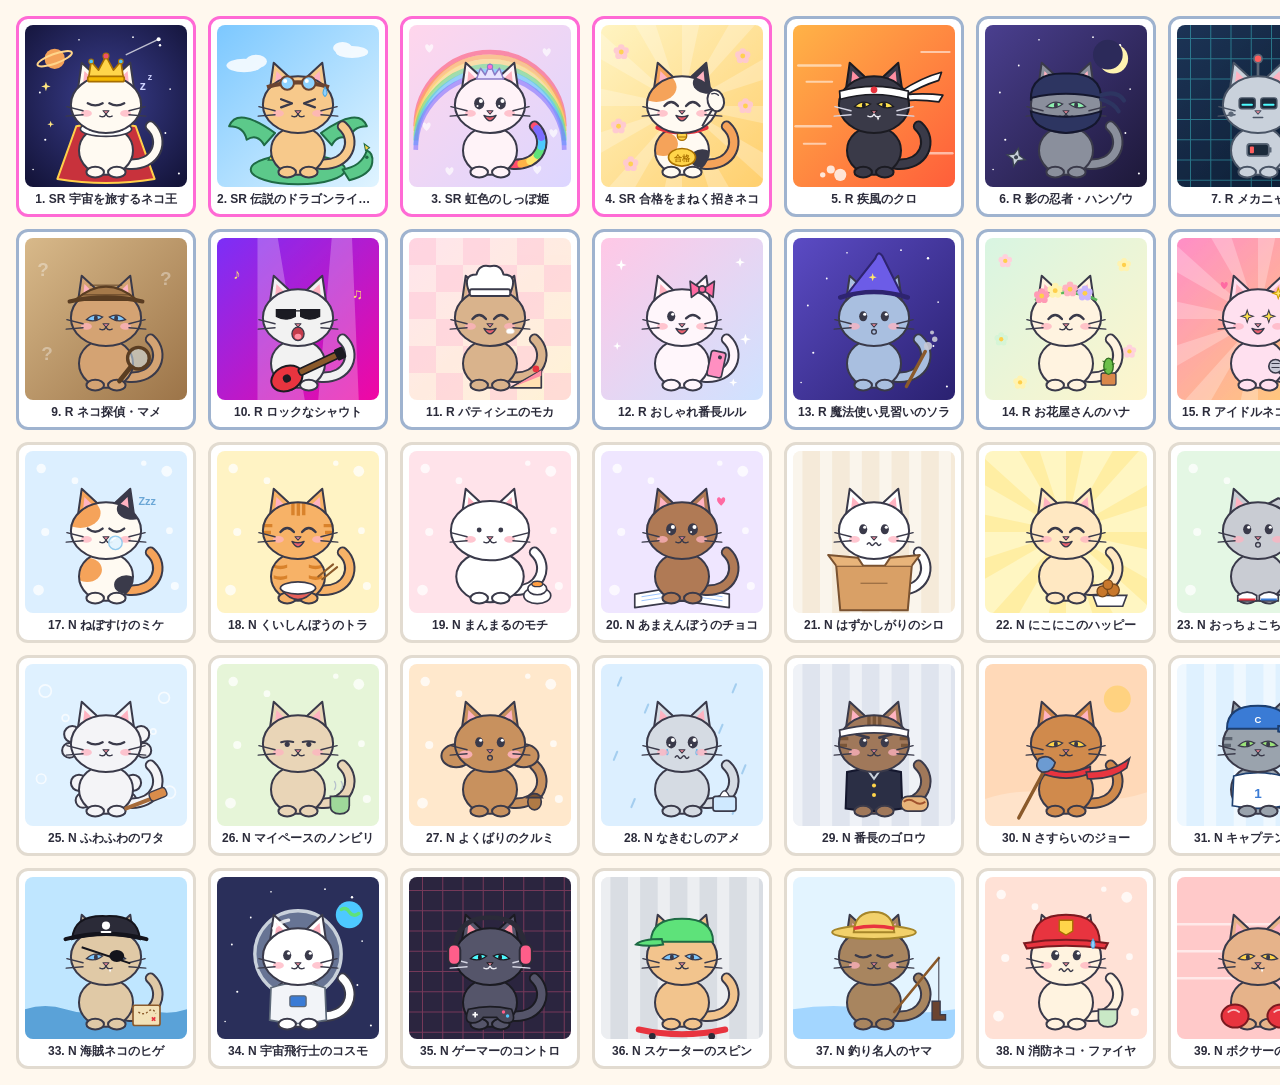
<file: design/all-cats.html>
<!DOCTYPE html>
<html lang="ja">
<head>
<meta charset="UTF-8">
<title>ネコ40匹 一覧</title>
<style>
  body { margin: 0; padding: 16px; background: #fff8ee; font-family: "Noto Sans JP", "Yu Gothic", sans-serif; color: #2b2b3a; }
  .grid { display: grid; grid-template-columns: repeat(8, 180px); gap: 12px; }
  .cell { background: #fff; border-radius: 12px; padding: 6px; border: 3px solid #e2dbd0; }
  .cell.R { border-color: #9fb3cf; }
  .cell.SR { border-color: #ff6ad5; }
  .cell svg { display: block; width: 100%; height: auto; border-radius: 8px; }
  .label { margin: 4px 0 0; font-size: 12px; font-weight: bold; text-align: center; white-space: nowrap; overflow: hidden; text-overflow: ellipsis; }
</style>
</head>
<body>
<div id="grid" class="grid"></div>
<script src="../js/catart.js"></script>
<script src="../js/cats.js"></script>
<script>
  const grid = document.getElementById('grid');
  // ?ids=4,6,27 で一部だけ、?size=300 で大きく表示
  const params = new URLSearchParams(location.search);
  const ids = params.get('ids') ? params.get('ids').split(',').map(Number) : null;
  if (params.get('size')) grid.style.gridTemplateColumns = `repeat(${params.get('cols') || 4}, ${params.get('size')}px)`;
  for (const c of CATS.filter(c => !ids || ids.includes(c.id))) {
    const cell = document.createElement('div');
    cell.className = 'cell ' + c.rarity;
    cell.innerHTML = buildCatSVG(c) + `<p class="label">${c.id}. ${c.rarity} ${c.name}</p>`;
    grid.append(cell);
  }
</script>
</body>
</html>
</file>
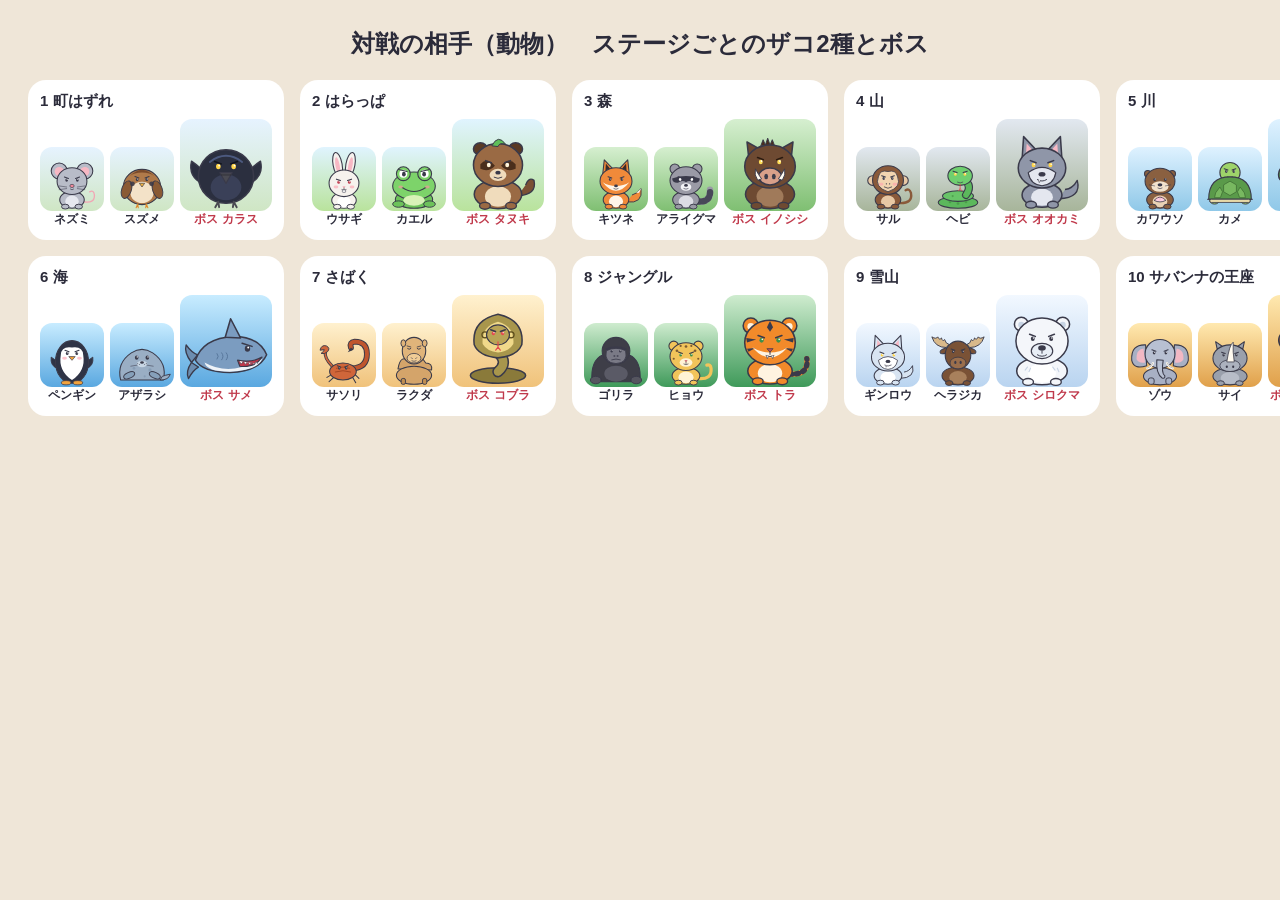
<file: design/animals.html>
<!DOCTYPE html>
<html lang="ja">
<head>
<meta charset="UTF-8">
<meta name="viewport" content="width=device-width, initial-scale=1">
<title>対戦の動物</title>
<link rel="stylesheet" href="../css/style.css">
<style>
  body { padding: 28px; background: #efe6d8; }
  h1 { text-align: center; margin: 0 0 20px; font-size: 24px; }
  .stages { display: grid; grid-template-columns: repeat(5, 1fr); gap: 16px; max-width: 1240px; margin: 0 auto; }
  .stage { background: #fff; border-radius: 18px; padding: 12px; }
  .stage h2 { margin: 0 0 8px; font-size: 15px; }
  .row { display: flex; gap: 6px; align-items: flex-end; justify-content: space-between; }
  .a { text-align: center; font-size: 12px; font-weight: bold; }
  .a .pic { width: 64px; height: 64px; border-radius: 12px; }
  .a.boss .pic { width: 92px; height: 92px; }
  .a.boss span { color: #c0394b; }
  .pic svg { width: 100%; height: 100%; }
</style>
</head>
<body>
<h1>対戦の相手（動物）　ステージごとのザコ2種とボス</h1>
<div id="stages" class="stages"></div>
<script src="../js/animalart.js"></script>
<script>
  const STAGES_PREVIEW = [
    ['1 町はずれ', 'linear-gradient(#e6f3ff,#cfe6c4)', ['mouse', 'ネズミ'], ['sparrow', 'スズメ'], ['crow', 'カラス']],
    ['2 はらっぱ', 'linear-gradient(#e0f4ff,#b9e39c)', ['rabbit', 'ウサギ'], ['frog', 'カエル'], ['tanuki', 'タヌキ']],
    ['3 森', 'linear-gradient(#d6efd0,#7fbf72)', ['fox', 'キツネ'], ['raccoon', 'アライグマ'], ['boar', 'イノシシ']],
    ['4 山', 'linear-gradient(#e2e8f0,#a7b59a)', ['monkey', 'サル'], ['snake', 'ヘビ'], ['wolf', 'オオカミ']],
    ['5 川', 'linear-gradient(#dff2ff,#8fc8e8)', ['otter', 'カワウソ'], ['turtle', 'カメ'], ['crocodile', 'ワニ']],
    ['6 海', 'linear-gradient(#c8ecff,#5aa8e0)', ['penguin', 'ペンギン'], ['seal', 'アザラシ'], ['shark', 'サメ']],
    ['7 さばく', 'linear-gradient(#fff1cf,#f0c27a)', ['scorpion', 'サソリ'], ['camel', 'ラクダ'], ['cobra', 'コブラ']],
    ['8 ジャングル', 'linear-gradient(#cfeccf,#3f9a5a)', ['gorilla', 'ゴリラ'], ['leopard', 'ヒョウ'], ['tiger', 'トラ']],
    ['9 雪山', 'linear-gradient(#f2f8ff,#b9d4f0)', ['snowwolf', 'ギンロウ'], ['moose', 'ヘラジカ'], ['polarbear', 'シロクマ']],
    ['10 サバンナの王座', 'linear-gradient(#ffe9b0,#e0a04a)', ['elephant', 'ゾウ'], ['rhino', 'サイ'], ['lion', 'ライオン王']],
  ];
  document.getElementById('stages').innerHTML = STAGES_PREVIEW.map(([name, bg, a, b, boss]) =>
    `<div class="stage"><h2>${name}</h2><div class="row">`
    + [a, b].map(([k, n]) => `<div class="a"><div class="pic" style="background:${bg}">${buildAnimalSVG(k)}</div><span>${n}</span></div>`).join('')
    + `<div class="a boss"><div class="pic" style="background:${bg}">${buildAnimalSVG(boss[0])}</div><span>ボス ${boss[1]}</span></div>`
    + `</div></div>`).join('');
</script>
</body>
</html>
</file>
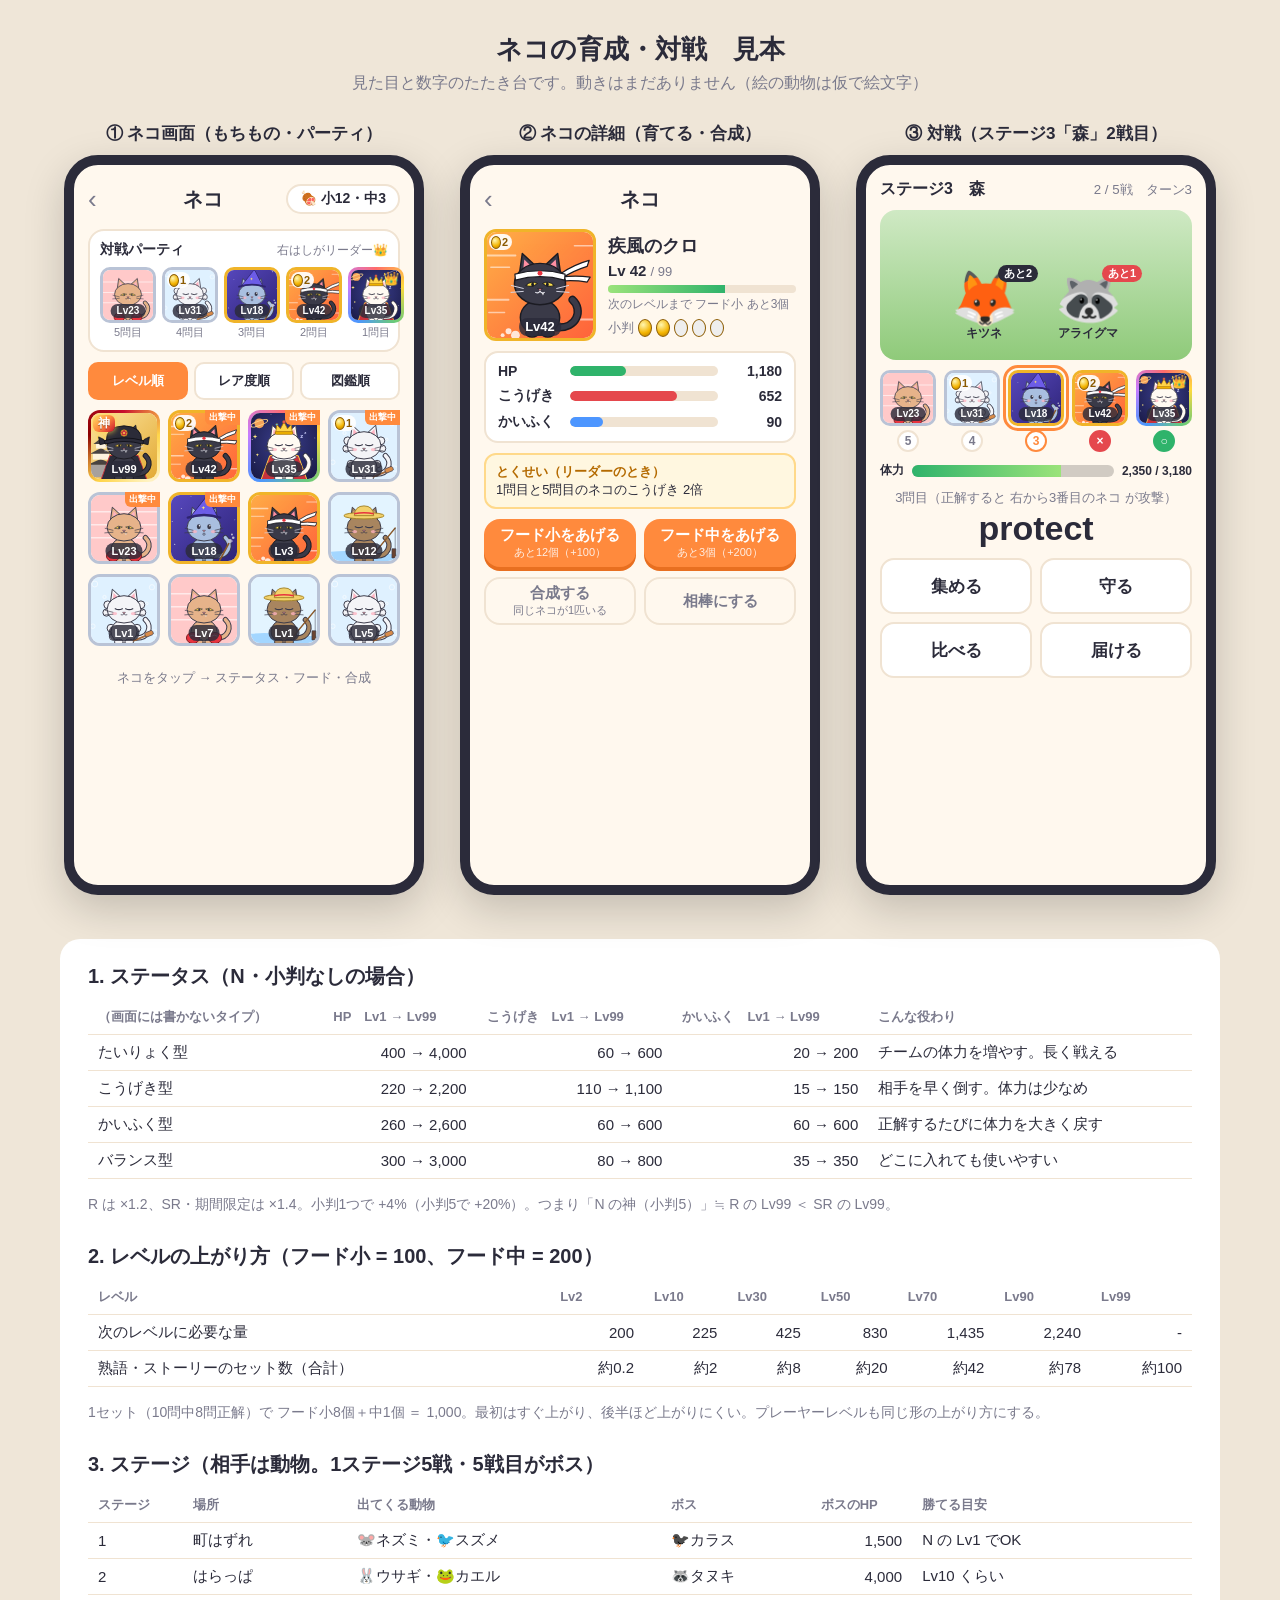
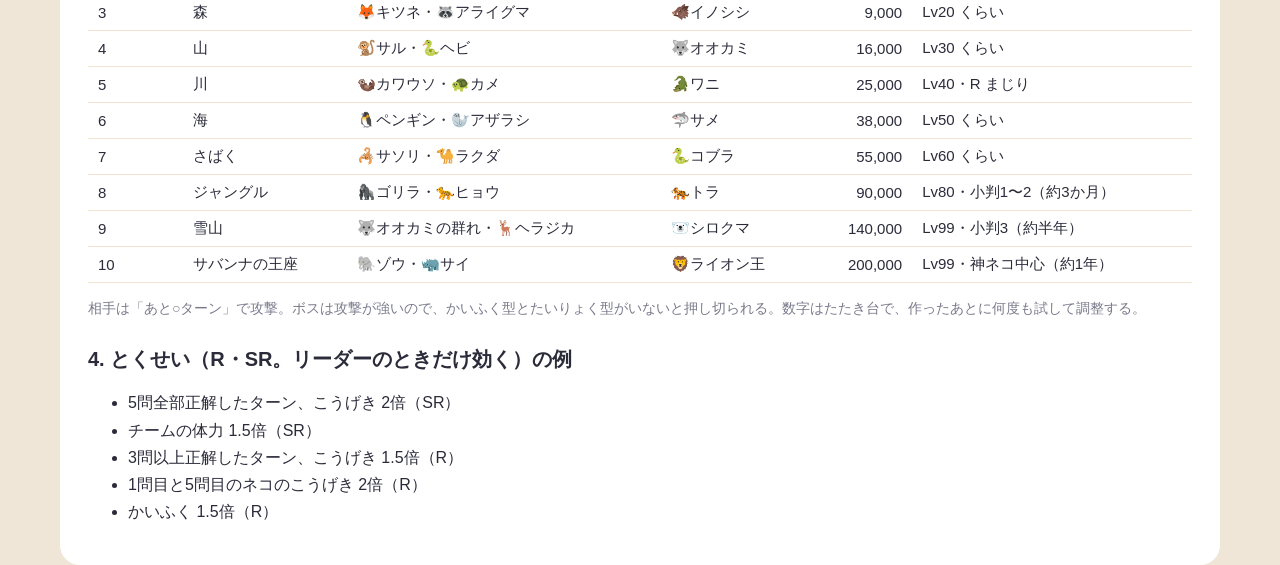
<file: design/battle-mock.html>
<!DOCTYPE html>
<html lang="ja">
<head>
<meta charset="UTF-8">
<meta name="viewport" content="width=device-width, initial-scale=1">
<title>ネコ育成・対戦 見本</title>
<link rel="stylesheet" href="../css/style.css">
<link rel="stylesheet" href="../css/cards.css">
<style>
  body { padding: 32px 24px 60px; background: #efe6d8; }
  h1 { text-align: center; margin: 0 0 6px; font-size: 26px; }
  .lead { text-align: center; color: var(--sub); margin: 0 0 28px; }
  .phones { display: flex; flex-wrap: wrap; gap: 36px; justify-content: center; align-items: flex-start; }
  .phone-wrap { text-align: center; }
  .phone-cap { margin: 0 0 10px; font-weight: bold; font-size: 17px; }
  .phone {
    width: 360px; height: 740px; overflow: hidden; position: relative; text-align: left;
    background: var(--bg); border: 10px solid #2b2b3a; border-radius: 34px; box-shadow: 0 14px 40px rgba(0,0,0,.18);
    padding: 14px 14px 0; display: flex; flex-direction: column; gap: 10px;
  }
  .bar { display: flex; align-items: center; justify-content: space-between; min-height: 40px; }
  .bar h2 { margin: 0; font-size: 20px; }
  .back { font-size: 26px; color: var(--sub); width: 32px; }
  .pill { padding: 4px 12px; border-radius: 99px; background: #fff; border: 2px solid var(--line); font-weight: bold; font-size: 14px; }

  /* ---- ネコのアイコン（正方形） ---- */
  .ic { position: relative; width: 72px; height: 72px; border-radius: 12px; overflow: hidden; border: 3px solid #b9c3d6; background: #fff; flex-shrink: 0; }
  .ic svg { position: absolute; inset: -6px -6px auto; width: calc(100% + 12px); height: calc(100% + 12px); }
  .ic.r { border-color: #f0b429; }
  .ic.sr { border: 3px solid transparent; background: linear-gradient(#fff,#fff) padding-box, conic-gradient(#ff6b6b,#ffd93d,#6bcB77,#4d96ff,#c77dff,#ff6b6b) border-box; }
  .ic.lim { border: 3px solid transparent; background: linear-gradient(#fff,#fff) padding-box, conic-gradient(#c8102e,#ffd54a,#fff3c4,#ffd54a,#8b0000,#c8102e) border-box; }
  .ic .lv { position: absolute; left: 50%; bottom: 2px; transform: translateX(-50%); padding: 0 6px; border-radius: 8px; background: rgba(43,43,58,.82); color: #fff; font-size: 11px; font-weight: bold; line-height: 16px; white-space: nowrap; }
  .ic .kb { position: absolute; left: 2px; top: 2px; display: flex; align-items: center; gap: 1px; padding: 0 4px 0 2px; border-radius: 8px; background: rgba(255,255,255,.92); font-size: 11px; font-weight: bold; line-height: 16px; color: #8a5a00; }
  .ic .kb i { display: inline-block; width: 10px; height: 13px; border-radius: 50%; background: radial-gradient(circle at 35% 30%, #fff6b0, #f4b400 60%, #b07800); border: 1px solid #8a5a00; }
  .ic .kami { position: absolute; left: 2px; top: 2px; padding: 0 5px; border-radius: 6px; background: linear-gradient(135deg,#ffe066,#ff8a3d,#c8102e); color: #fff; font-size: 12px; font-weight: 900; line-height: 17px; text-shadow: 0 1px 0 rgba(0,0,0,.35); box-shadow: 0 0 6px #ffd54a; }
  .ic.small { width: 56px; height: 56px; border-radius: 10px; }
  .ic.small .lv { font-size: 10px; line-height: 14px; }
  .leader-crown { position: absolute; right: 2px; top: 1px; font-size: 13px; }

  /* ---- ネコ一覧 ---- */
  .party { background: #fff; border: 2px solid var(--line); border-radius: 16px; padding: 10px; }
  .party-head { display: flex; justify-content: space-between; font-weight: bold; font-size: 14px; margin-bottom: 8px; }
  .party-head span { color: var(--sub); font-weight: normal; font-size: 12px; }
  .party-row { display: flex; gap: 6px; justify-content: space-between; }
  .party-row .slot { position: relative; }
  .party-num { display: block; text-align: center; font-size: 11px; color: var(--sub); margin-top: 2px; }
  .sorts { display: flex; gap: 6px; }
  .sorts b { flex: 1; text-align: center; padding: 8px 0; border-radius: 10px; background: #fff; border: 2px solid var(--line); font-size: 13px; }
  .sorts b.on { background: var(--primary); border-color: var(--primary); color: #fff; }
  .box { display: grid; grid-template-columns: repeat(4, 72px); gap: 10px 8px; justify-content: space-between; }
  .box .in-party::after { content: '出撃中'; position: absolute; right: 0; top: 0; background: var(--primary); color: #fff; font-size: 9px; padding: 1px 4px; border-bottom-left-radius: 6px; font-weight: bold; }
  .food-line { display: flex; gap: 8px; font-size: 13px; color: var(--sub); justify-content: center; }

  /* ---- 詳細 ---- */
  .detail-art { display: flex; gap: 12px; align-items: center; }
  .detail-art .ic { width: 112px; height: 112px; }
  .detail-art .ic .lv { font-size: 13px; line-height: 18px; }
  .dname { font-size: 18px; font-weight: bold; margin: 0 0 4px; }
  .lvbig { font-size: 15px; font-weight: bold; }
  .xp { height: 8px; border-radius: 6px; background: var(--line); overflow: hidden; margin-top: 6px; }
  .xp div { height: 100%; background: linear-gradient(90deg,#9be37a,#2fb36b); }
  .xp-note { font-size: 12px; color: var(--sub); margin-top: 3px; }
  .stats { background: #fff; border: 2px solid var(--line); border-radius: 14px; padding: 10px 12px; display: flex; flex-direction: column; gap: 8px; }
  .st { display: grid; grid-template-columns: 64px 1fr 56px; align-items: center; gap: 8px; font-size: 14px; font-weight: bold; }
  .st .sb { height: 10px; border-radius: 6px; background: var(--line); overflow: hidden; }
  .st .sb div { height: 100%; border-radius: 6px; }
  .st .v { text-align: right; font-variant-numeric: tabular-nums; }
  .skill { background: #fff7e0; border: 2px solid #ffd98a; border-radius: 12px; padding: 8px 10px; font-size: 13px; }
  .skill b { color: #b46a00; }
  .feed { display: grid; grid-template-columns: 1fr 1fr; gap: 8px; }
  .feed .btn, .row2 .btn { min-height: 48px; font-size: 15px; }
  .feed small { display: block; font-size: 11px; opacity: .85; font-weight: normal; }
  .row2 { display: grid; grid-template-columns: 1fr 1fr; gap: 8px; }
  .kobans { display: flex; gap: 4px; align-items: center; font-size: 13px; color: var(--sub); }
  .kobans i { width: 14px; height: 18px; border-radius: 50%; border: 1px solid #8a5a00; background: #eee; }
  .kobans i.on { background: radial-gradient(circle at 35% 30%, #fff6b0, #f4b400 60%, #b07800); }

  /* ---- 対戦 ---- */
  .bt-top { display: flex; justify-content: space-between; align-items: center; font-weight: bold; }
  .bt-top small { color: var(--sub); font-weight: normal; }
  .arena { position: relative; height: 150px; border-radius: 16px; background: linear-gradient(#cfe9c4, #8fca7a); display: flex; justify-content: center; align-items: flex-end; gap: 14px; padding-bottom: 10px; }
  .foe { text-align: center; width: 90px; }
  .foe .em { font-size: 54px; line-height: 1; }
  .foe .em.big { font-size: 70px; }
  .foe .nm { font-size: 12px; font-weight: bold; }
  .hp { height: 8px; border-radius: 6px; background: rgba(0,0,0,.18); overflow: hidden; }
  .hp div { height: 100%; background: #e5484d; }
  .cd { position: absolute; transform: translate(34px, -6px); background: #2b2b3a; color: #fff; border-radius: 10px; font-size: 11px; padding: 1px 6px; font-weight: bold; }
  .cd.now { background: #e5484d; }
  .team { display: flex; justify-content: space-between; gap: 4px; }
  .team .slot { position: relative; text-align: center; }
  .team .ic.turn { outline: 3px solid var(--primary); outline-offset: 2px; }
  .dot { display: block; margin: 4px auto 0; width: 22px; height: 22px; border-radius: 50%; border: 2px solid var(--line); background: #fff; font-size: 12px; font-weight: bold; line-height: 18px; color: var(--sub); }
  .dot.ok { background: var(--correct); border-color: var(--correct); color: #fff; }
  .dot.ng { background: var(--wrong); border-color: var(--wrong); color: #fff; }
  .dot.now { border-color: var(--primary); color: var(--primary); }
  .team-hp { font-size: 12px; font-weight: bold; display: flex; align-items: center; gap: 8px; }
  .team-hp .hp { flex: 1; height: 12px; }
  .team-hp .hp div { background: linear-gradient(90deg,#2fb36b,#9be37a); }
  .bq { text-align: center; }
  .bq .task { margin: 0; font-size: 13px; color: var(--sub); }
  .bq .w { margin: 2px 0 0; font-size: 34px; font-weight: 800; }
  .ch { display: grid; grid-template-columns: 1fr 1fr; gap: 8px; }
  .ch b { display: flex; align-items: center; justify-content: center; min-height: 56px; border-radius: 14px; background: #fff; border: 2px solid var(--line); font-size: 17px; }

  /* ---- 数字の表 ---- */
  .sheet { max-width: 1160px; margin: 44px auto 0; background: #fff; border-radius: 20px; padding: 24px 28px; }
  .sheet h2 { margin: 26px 0 10px; font-size: 20px; }
  .sheet h2:first-child { margin-top: 0; }
  .sheet table { border-collapse: collapse; width: 100%; font-size: 15px; }
  .sheet th, .sheet td { border-bottom: 1px solid var(--line); padding: 8px 10px; text-align: left; }
  .sheet th { color: var(--sub); font-size: 13px; }
  .sheet td.n { text-align: right; font-variant-numeric: tabular-nums; }
  .sheet p, .sheet li { line-height: 1.7; }
  .note { color: var(--sub); font-size: 14px; }
</style>
</head>
<body>
<h1>ネコの育成・対戦　見本</h1>
<p class="lead">見た目と数字のたたき台です。動きはまだありません（絵の動物は仮で絵文字）</p>

<div class="phones">
  <!-- 1. ネコ一覧 -->
  <div class="phone-wrap">
    <p class="phone-cap">① ネコ画面（もちもの・パーティ）</p>
    <div class="phone">
      <div class="bar"><span class="back">‹</span><h2>ネコ</h2><span class="pill">🍖 小12・中3</span></div>
      <div class="party">
        <div class="party-head">対戦パーティ <span>右はしがリーダー👑</span></div>
        <div class="party-row" id="party"></div>
      </div>
      <div class="sorts"><b class="on">レベル順</b><b>レア度順</b><b>図鑑順</b></div>
      <div class="box" id="box"></div>
      <p class="food-line">ネコをタップ → ステータス・フード・合成</p>
    </div>
  </div>

  <!-- 2. 詳細 -->
  <div class="phone-wrap">
    <p class="phone-cap">② ネコの詳細（育てる・合成）</p>
    <div class="phone">
      <div class="bar"><span class="back">‹</span><h2>ネコ</h2><span style="width:32px"></span></div>
      <div class="detail-art">
        <div id="detail-icon"></div>
        <div style="flex:1">
          <p class="dname">疾風のクロ</p>
          <div class="lvbig">Lv 42 <span style="color:var(--sub);font-weight:normal;font-size:13px">/ 99</span></div>
          <div class="xp"><div style="width:62%"></div></div>
          <div class="xp-note">次のレベルまで フード小 あと3個</div>
          <div class="kobans" style="margin-top:6px">小判 <i class="on"></i><i class="on"></i><i></i><i></i><i></i></div>
        </div>
      </div>
      <div class="stats">
        <div class="st">HP<div class="sb"><div style="width:38%;background:#2fb36b"></div></div><span class="v">1,180</span></div>
        <div class="st">こうげき<div class="sb"><div style="width:72%;background:#e5484d"></div></div><span class="v">652</span></div>
        <div class="st">かいふく<div class="sb"><div style="width:22%;background:#4d96ff"></div></div><span class="v">90</span></div>
      </div>
      <div class="skill"><b>とくせい（リーダーのとき）</b><br>1問目と5問目のネコのこうげき 2倍</div>
      <div class="feed">
        <button class="btn btn-primary">フード小をあげる<small>あと12個（+100）</small></button>
        <button class="btn btn-primary">フード中をあげる<small>あと3個（+200）</small></button>
      </div>
      <div class="row2">
        <button class="btn btn-ghost">合成する<small style="display:block;font-size:11px;font-weight:normal">同じネコが1匹いる</small></button>
        <button class="btn btn-ghost">相棒にする</button>
      </div>
    </div>
  </div>

  <!-- 3. 対戦 -->
  <div class="phone-wrap">
    <p class="phone-cap">③ 対戦（ステージ3「森」2戦目）</p>
    <div class="phone">
      <div class="bt-top"><span>ステージ3　森</span><small>2 / 5戦　ターン3</small></div>
      <div class="arena">
        <div class="foe"><span class="cd">あと2</span><div class="em">🦊</div><div class="nm">キツネ</div><div class="hp"><div style="width:58%"></div></div></div>
        <div class="foe"><span class="cd now">あと1</span><div class="em">🦝</div><div class="nm">アライグマ</div><div class="hp"><div style="width:100%"></div></div></div>
      </div>
      <div class="team" id="team"></div>
      <div class="team-hp">体力<div class="hp"><div style="width:74%"></div></div>2,350 / 3,180</div>
      <div class="bq">
        <p class="task">3問目（正解すると 右から3番目のネコ が攻撃）</p>
        <p class="w">protect</p>
      </div>
      <div class="ch"><b>集める</b><b>守る</b><b>比べる</b><b>届ける</b></div>
    </div>
  </div>
</div>

<div class="sheet">
  <h2>1. ステータス（N・小判なしの場合）</h2>
  <table>
    <tr><th>（画面には書かないタイプ）</th><th>HP　Lv1 → Lv99</th><th>こうげき　Lv1 → Lv99</th><th>かいふく　Lv1 → Lv99</th><th>こんな役わり</th></tr>
    <tr><td>たいりょく型</td><td class="n">400 → 4,000</td><td class="n">60 → 600</td><td class="n">20 → 200</td><td>チームの体力を増やす。長く戦える</td></tr>
    <tr><td>こうげき型</td><td class="n">220 → 2,200</td><td class="n">110 → 1,100</td><td class="n">15 → 150</td><td>相手を早く倒す。体力は少なめ</td></tr>
    <tr><td>かいふく型</td><td class="n">260 → 2,600</td><td class="n">60 → 600</td><td class="n">60 → 600</td><td>正解するたびに体力を大きく戻す</td></tr>
    <tr><td>バランス型</td><td class="n">300 → 3,000</td><td class="n">80 → 800</td><td class="n">35 → 350</td><td>どこに入れても使いやすい</td></tr>
  </table>
  <p class="note">R は ×1.2、SR・期間限定は ×1.4。小判1つで +4%（小判5で +20%）。つまり「N の神（小判5）」≒ R の Lv99 ＜ SR の Lv99。</p>

  <h2>2. レベルの上がり方（フード小 = 100、フード中 = 200）</h2>
  <table>
    <tr><th>レベル</th><th>Lv2</th><th>Lv10</th><th>Lv30</th><th>Lv50</th><th>Lv70</th><th>Lv90</th><th>Lv99</th></tr>
    <tr><td>次のレベルに必要な量</td><td class="n">200</td><td class="n">225</td><td class="n">425</td><td class="n">830</td><td class="n">1,435</td><td class="n">2,240</td><td class="n">-</td></tr>
    <tr><td>熟語・ストーリーのセット数（合計）</td><td class="n">約0.2</td><td class="n">約2</td><td class="n">約8</td><td class="n">約20</td><td class="n">約42</td><td class="n">約78</td><td class="n">約100</td></tr>
  </table>
  <p class="note">1セット（10問中8問正解）で フード小8個＋中1個 ＝ 1,000。最初はすぐ上がり、後半ほど上がりにくい。プレーヤーレベルも同じ形の上がり方にする。</p>

  <h2>3. ステージ（相手は動物。1ステージ5戦・5戦目がボス）</h2>
  <table>
    <tr><th>ステージ</th><th>場所</th><th>出てくる動物</th><th>ボス</th><th>ボスのHP</th><th>勝てる目安</th></tr>
    <tr><td>1</td><td>町はずれ</td><td>🐭ネズミ・🐦スズメ</td><td>🐦‍⬛カラス</td><td class="n">1,500</td><td>N の Lv1 でOK</td></tr>
    <tr><td>2</td><td>はらっぱ</td><td>🐰ウサギ・🐸カエル</td><td>🦝タヌキ</td><td class="n">4,000</td><td>Lv10 くらい</td></tr>
    <tr><td>3</td><td>森</td><td>🦊キツネ・🦝アライグマ</td><td>🐗イノシシ</td><td class="n">9,000</td><td>Lv20 くらい</td></tr>
    <tr><td>4</td><td>山</td><td>🐒サル・🐍ヘビ</td><td>🐺オオカミ</td><td class="n">16,000</td><td>Lv30 くらい</td></tr>
    <tr><td>5</td><td>川</td><td>🦦カワウソ・🐢カメ</td><td>🐊ワニ</td><td class="n">25,000</td><td>Lv40・R まじり</td></tr>
    <tr><td>6</td><td>海</td><td>🐧ペンギン・🦭アザラシ</td><td>🦈サメ</td><td class="n">38,000</td><td>Lv50 くらい</td></tr>
    <tr><td>7</td><td>さばく</td><td>🦂サソリ・🐪ラクダ</td><td>🐍コブラ</td><td class="n">55,000</td><td>Lv60 くらい</td></tr>
    <tr><td>8</td><td>ジャングル</td><td>🦍ゴリラ・🐆ヒョウ</td><td>🐅トラ</td><td class="n">90,000</td><td>Lv80・小判1〜2（約3か月）</td></tr>
    <tr><td>9</td><td>雪山</td><td>🐺オオカミの群れ・🦌ヘラジカ</td><td>🐻‍❄️シロクマ</td><td class="n">140,000</td><td>Lv99・小判3（約半年）</td></tr>
    <tr><td>10</td><td>サバンナの王座</td><td>🐘ゾウ・🦏サイ</td><td>🦁ライオン王</td><td class="n">200,000</td><td>Lv99・神ネコ中心（約1年）</td></tr>
  </table>
  <p class="note">相手は「あと○ターン」で攻撃。ボスは攻撃が強いので、かいふく型とたいりょく型がいないと押し切られる。数字はたたき台で、作ったあとに何度も試して調整する。</p>

  <h2>4. とくせい（R・SR。リーダーのときだけ効く）の例</h2>
  <ul>
    <li>5問全部正解したターン、こうげき 2倍（SR）</li>
    <li>チームの体力 1.5倍（SR）</li>
    <li>3問以上正解したターン、こうげき 1.5倍（R）</li>
    <li>1問目と5問目のネコのこうげき 2倍（R）</li>
    <li>かいふく 1.5倍（R）</li>
  </ul>
</div>

<script src="../js/storage.js"></script>
<script src="../js/catart.js"></script>
<script src="../js/cats.js"></script>
<script src="../js/limited.js"></script>
<script src="../js/gacha.js"></script>
<script>
  const byId = id => allCats().find(c => c.id === id);
  function icon(id, { lv = 1, kb = 0, small = false, crown = false, cls = '' } = {}) {
    const c = byId(id);
    const r = c.limited ? 'lim' : c.rarity.toLowerCase();
    const kami = lv >= 99 && kb >= 5;
    const badge = kami ? '<span class="kami">神</span>' : kb ? `<span class="kb"><i></i>${kb}</span>` : '';
    return `<div class="ic ${r} ${small ? 'small' : ''} ${cls}">${buildCatSVG(c)}${badge}<span class="lv">Lv${lv}</span>${crown ? '<span class="leader-crown">👑</span>' : ''}</div>`;
  }
  // パーティ：左から5・4・3・2・1問目。右はしがリーダー
  const party = [[39, 23, 0], [25, 31, 1], [13, 18, 0], [5, 42, 2], [1, 35, 0]];
  document.getElementById('party').innerHTML = party.map(([id, lv, kb], i) =>
    `<div class="slot">${icon(id, { lv, kb, small: true, crown: i === 4 })}<span class="party-num">${5 - i}問目</span></div>`).join('');
  const box = [[101, 99, 5], [5, 42, 2], [1, 35, 0], [25, 31, 1], [39, 23, 0], [13, 18, 0], [5, 3, 0], [37, 12, 0], [25, 1, 0], [39, 7, 0], [37, 1, 0], [25, 5, 0]];
  const inParty = new Set([1, 2, 3, 4, 5]);
  document.getElementById('box').innerHTML = box.map(([id, lv, kb], i) =>
    `<div style="position:relative" class="${inParty.has(i) ? 'in-party' : ''}">${icon(id, { lv, kb })}</div>`).join('');
  document.getElementById('detail-icon').innerHTML = icon(5, { lv: 42, kb: 2 });
  // 対戦：3問目に答えているところ（1問目○、2問目×）
  const dots = ['', 'now', 'ng', 'ok'];
  document.getElementById('team').innerHTML = party.map(([id, lv, kb], i) => {
    const q = 5 - i;
    const st = q === 1 ? 'ok' : q === 2 ? 'ng' : q === 3 ? 'now' : '';
    return `<div class="slot">${icon(id, { lv, kb, small: true, crown: i === 4, cls: st === 'now' ? 'turn' : '' })}<span class="dot ${st}">${st === 'ok' ? '○' : st === 'ng' ? '×' : q}</span></div>`;
  }).join('');
</script>
</body>
</html>
</file>
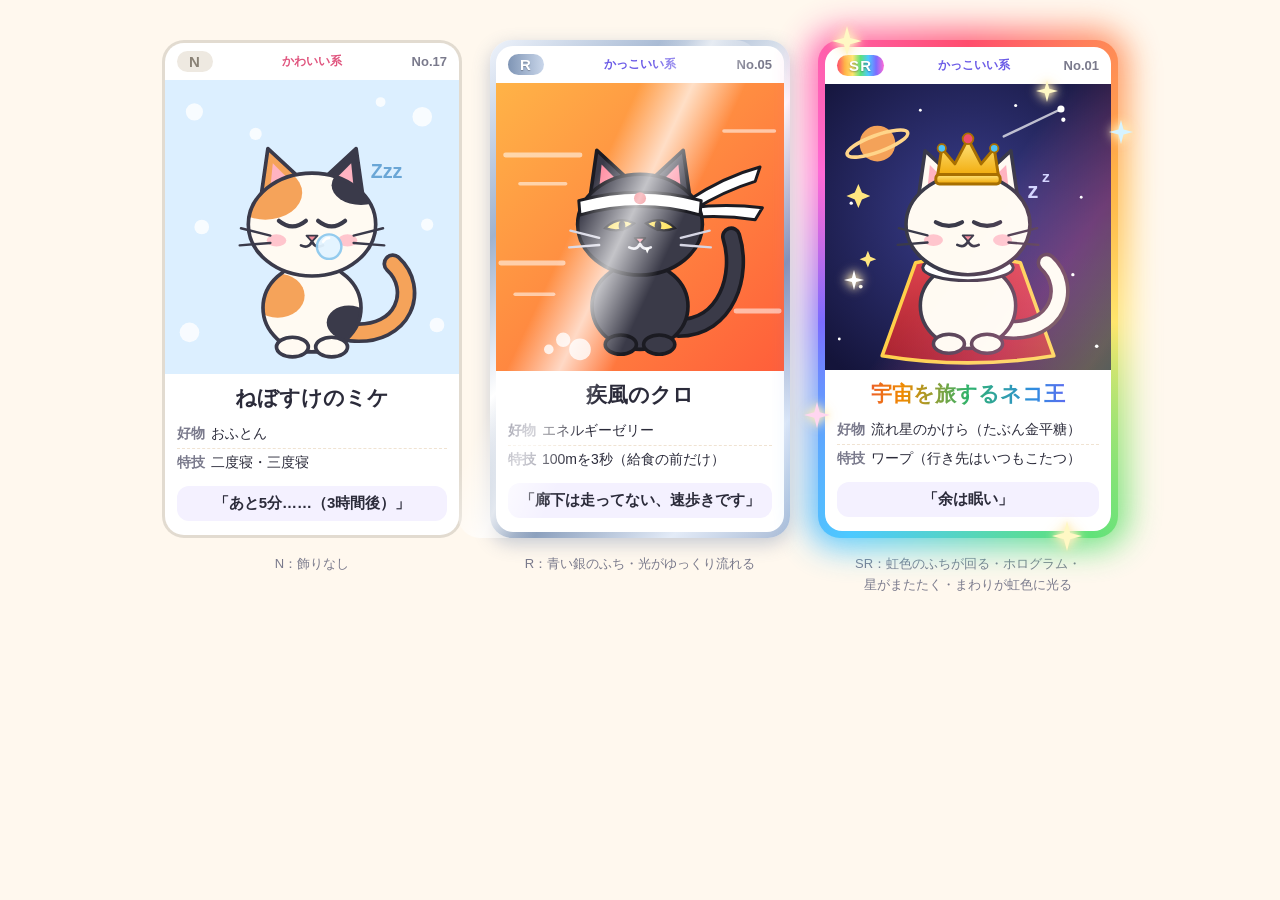
<file: design/card-rarity.html>
<!DOCTYPE html>
<html lang="ja">
<head>
<meta charset="UTF-8">
<meta name="viewport" content="width=device-width, initial-scale=1">
<title>ネコカード レア度見本</title>
<style>
  :root { --bg: #fff8ee; --text: #2b2b3a; --sub: #7a7a8c; --line: #f0e3d2; }
  * { box-sizing: border-box; }
  body {
    margin: 0;
    min-height: 100vh;
    display: flex;
    flex-wrap: wrap;
    justify-content: center;
    align-items: flex-start;
    gap: 36px 28px;
    padding: 40px 16px;
    background: var(--bg);
    color: var(--text);
    font-family: "Hiragino Maru Gothic ProN", "Hiragino Sans", "Noto Sans JP", "Yu Gothic", sans-serif;
  }
  figure { margin: 0; }
  figcaption { margin-top: 16px; color: var(--sub); font-size: 13px; text-align: center; line-height: 1.6; }

  /* ---------- カード共通 ---------- */
  .card { position: relative; width: 300px; padding: 6px; border-radius: 22px; isolation: isolate; }
  .card-inner { position: relative; z-index: 1; border-radius: 17px; background: #fff; overflow: hidden; }
  .card-head { display: flex; align-items: center; justify-content: space-between; padding: 8px 12px; }
  .rarity { padding: 2px 12px; border-radius: 999px; font-weight: bold; font-size: 15px; letter-spacing: 0.08em; }
  .no { color: var(--sub); font-size: 13px; font-weight: bold; }
  .type { font-size: 12px; font-weight: bold; }
  .type.cute { color: #e0567f; }
  .type.cool { color: #6c5ce7; }
  .art-box { position: relative; overflow: hidden; }
  .art { display: block; width: 100%; height: auto; }
  .name { margin: 10px 12px 2px; font-size: 21px; font-weight: bold; text-align: center; }
  .profile { margin: 8px 12px 0; padding: 0; list-style: none; font-size: 14px; line-height: 1.55; }
  .profile li { display: flex; gap: 6px; padding: 3px 0; border-top: 1px dashed var(--line); }
  .profile li:first-child { border-top: none; }
  .profile b { flex-shrink: 0; color: var(--sub); }
  .quote { margin: 10px 12px 14px; padding: 8px 12px; border-radius: 12px; background: #f4f1ff; font-size: 15px; font-weight: bold; text-align: center; }

  /* ---------- N：飾りなし ---------- */
  .card.n { padding: 3px; background: #e2dbd0; }
  .card.n .card-inner { border-radius: 19px; }
  .card.n .rarity { background: #eee9e1; color: #8a8276; }

  /* ---------- R：青みの銀＋光がゆっくり流れる ---------- */
  .card.r {
    background: linear-gradient(135deg, #eef3fb, #9fb3cf 25%, #ffffff 45%, #7f95b5 65%, #e3ebf7 85%, #a9bbd6);
    box-shadow: 0 6px 18px rgba(70, 100, 150, 0.3);
    overflow: hidden;
  }
  .card.r .rarity { background: linear-gradient(90deg, #7f95b5, #c9d6ea); color: #fff; text-shadow: 0 1px 1px rgba(0, 0, 0, 0.25); }
  .card.r::after {
    content: "";
    position: absolute;
    inset: 0;
    z-index: 2;
    background: linear-gradient(115deg, transparent 40%, rgba(255, 255, 255, 0.45) 50%, transparent 60%);
    transform: translateX(-120%);
    animation: sweep 5s ease-in-out infinite;
    pointer-events: none;
  }

  /* ---------- SR：虹色のふち・ホログラム・きらきら ---------- */
  .card.sr { padding: 7px; }
  /* カードのまわりにぼんやり広がる虹色の光（ふちと同じ虹をぼかして後ろに置く） */
  .card.sr .aura {
    position: absolute;
    inset: -10px;
    z-index: -1;
    border-radius: 32px;
    overflow: hidden;
    filter: blur(16px);
    opacity: 0.9;
    animation: pulse 2.4s ease-in-out infinite;
  }
  .card.sr .aura::before {
    content: "";
    position: absolute;
    left: 50%;
    top: 50%;
    width: 200%;
    height: 200%;
    background: conic-gradient(#ff4d6d, #ffb347, #ffe66d, #5ee27a, #4dc9ff, #7b6cff, #ff6ad5, #ff4d6d);
    transform: translate(-50%, -50%) rotate(0deg);
    animation: spin 4s linear infinite;
  }
  /* ふち：虹色をぐるぐる回す（大きな虹の板を回して、ふちから見える部分だけを使う） */
  .card.sr .frame {
    position: absolute;
    inset: 0;
    z-index: 0;
    border-radius: 22px;
    overflow: hidden;
  }
  .card.sr .frame::before {
    content: "";
    position: absolute;
    left: 50%;
    top: 50%;
    width: 200%;
    height: 200%;
    background: conic-gradient(#ff4d6d, #ffb347, #ffe66d, #5ee27a, #4dc9ff, #7b6cff, #ff6ad5, #ff4d6d);
    transform: translate(-50%, -50%) rotate(0deg);
    animation: spin 4s linear infinite;
  }
  .card.sr .rarity {
    background: linear-gradient(90deg, #ff4d6d, #ffb347, #ffe66d, #5ee27a, #4dc9ff, #7b6cff, #ff6ad5);
    color: #fff;
    text-shadow: 0 1px 2px rgba(0, 0, 0, 0.35);
  }
  .card.sr .name {
    background: linear-gradient(90deg, #e8344f, #f08a00, #2fb36b, #2f8de0, #8a4dff);
    -webkit-background-clip: text;
    background-clip: text;
    color: transparent;
  }
  /* 絵の上のホログラム（虹色の反射がゆっくり動く） */
  .card.sr .holo {
    position: absolute;
    inset: 0;
    background: linear-gradient(125deg,
      transparent 20%, rgba(255, 90, 140, 0.35) 30%, rgba(255, 230, 110, 0.35) 38%,
      rgba(90, 230, 150, 0.35) 46%, rgba(80, 190, 255, 0.35) 54%, rgba(150, 110, 255, 0.35) 62%, transparent 72%);
    background-size: 250% 250%;
    mix-blend-mode: screen;
    animation: holo 4.5s ease-in-out infinite;
    pointer-events: none;
  }
  /* 白い光の帯 */
  .card.sr::after {
    content: "";
    position: absolute;
    inset: 0;
    z-index: 2;
    border-radius: 22px;
    background: linear-gradient(115deg, transparent 38%, rgba(255, 255, 255, 0.7) 48%, transparent 58%);
    transform: translateX(-120%);
    animation: sweep 3s ease-in-out infinite;
    pointer-events: none;
  }
  /* まわりでまたたく星 */
  .sparkle {
    position: absolute;
    z-index: 3;
    width: 30px;
    height: 30px;
    pointer-events: none;
    animation: twinkle 1.8s ease-in-out infinite;
  }
  .sparkle svg { width: 100%; height: 100%; display: block; filter: drop-shadow(0 0 6px #fff) drop-shadow(0 0 3px rgba(255, 220, 120, 0.9)); }
  .sparkle.s1 { top: -14px; left: 14px; }
  .sparkle.s2 { top: 80px; right: -15px; width: 24px; height: 24px; animation-delay: 0.6s; }
  .sparkle.s3 { bottom: 110px; left: -14px; width: 26px; height: 26px; animation-delay: 1.1s; }
  .sparkle.s4 { bottom: -13px; right: 36px; animation-delay: 0.3s; }
  .sparkle.s5 { top: 230px; left: 26px; width: 20px; height: 20px; animation-delay: 0.9s; }
  .sparkle.s6 { top: 40px; right: 60px; width: 22px; height: 22px; animation-delay: 1.4s; }

  @keyframes spin { to { transform: translate(-50%, -50%) rotate(360deg); } }
  @keyframes sweep { 0%, 55% { transform: translateX(-120%); } 100% { transform: translateX(120%); } }
  @keyframes holo { 0%, 100% { background-position: 0% 0%; } 50% { background-position: 100% 100%; } }
  @keyframes twinkle { 0%, 100% { opacity: 0.2; transform: scale(0.5) rotate(0deg); } 50% { opacity: 1; transform: scale(1.1) rotate(20deg); } }
  @keyframes pulse { 0%, 100% { opacity: 0.65; } 50% { opacity: 1; } }
  @media (prefers-reduced-motion: reduce) {
    .card *, .card::after, .card { animation: none !important; }
  }
</style>
</head>
<body>

<figure>
  <div class="card n">
    <div class="card-inner">
      <div class="card-head"><span class="rarity">N</span><span class="type cute">かわいい系</span><span class="no">No.17</span></div>
      <div class="art-box"><img class="art" src="cats/17.svg" alt="鼻ちょうちんを出して眠っている三毛ネコ"></div>
      <p class="name">ねぼすけのミケ</p>
      <ul class="profile"><li><b>好物</b><span>おふとん</span></li><li><b>特技</b><span>二度寝・三度寝</span></li></ul>
      <p class="quote">「あと5分……（3時間後）」</p>
    </div>
  </div>
  <figcaption>N：飾りなし</figcaption>
</figure>

<figure>
  <div class="card r">
    <div class="card-inner">
      <div class="card-head"><span class="rarity">R</span><span class="type cool">かっこいい系</span><span class="no">No.05</span></div>
      <div class="art-box"><img class="art" src="cats/05.svg" alt="ハチマキをしめた黒ネコ"></div>
      <p class="name">疾風のクロ</p>
      <ul class="profile"><li><b>好物</b><span>エネルギーゼリー</span></li><li><b>特技</b><span>100mを3秒（給食の前だけ）</span></li></ul>
      <p class="quote">「廊下は走ってない、速歩きです」</p>
    </div>
  </div>
  <figcaption>R：青い銀のふち・光がゆっくり流れる</figcaption>
</figure>

<figure>
  <div class="card sr">
    <div class="aura"></div>
    <div class="frame"></div>
    <div class="card-inner">
      <div class="card-head"><span class="rarity">SR</span><span class="type cool">かっこいい系</span><span class="no">No.01</span></div>
      <div class="art-box"><img class="art" src="cats/01.svg" alt="王冠とマントを身につけた白いネコ"><div class="holo"></div></div>
      <p class="name">宇宙を旅するネコ王</p>
      <ul class="profile"><li><b>好物</b><span>流れ星のかけら（たぶん金平糖）</span></li><li><b>特技</b><span>ワープ（行き先はいつもこたつ）</span></li></ul>
      <p class="quote">「余は眠い」</p>
    </div>
    <span class="sparkle s1"><svg viewBox="0 0 24 24"><path d="M12 0 L14.5 9.5 L24 12 L14.5 14.5 L12 24 L9.5 14.5 L0 12 L9.5 9.5 Z" fill="#fff8c4"/></svg></span>
    <span class="sparkle s2"><svg viewBox="0 0 24 24"><path d="M12 0 L14.5 9.5 L24 12 L14.5 14.5 L12 24 L9.5 14.5 L0 12 L9.5 9.5 Z" fill="#d6f3ff"/></svg></span>
    <span class="sparkle s3"><svg viewBox="0 0 24 24"><path d="M12 0 L14.5 9.5 L24 12 L14.5 14.5 L12 24 L9.5 14.5 L0 12 L9.5 9.5 Z" fill="#ffd6f0"/></svg></span>
    <span class="sparkle s4"><svg viewBox="0 0 24 24"><path d="M12 0 L14.5 9.5 L24 12 L14.5 14.5 L12 24 L9.5 14.5 L0 12 L9.5 9.5 Z" fill="#fff8c4"/></svg></span>
    <span class="sparkle s5"><svg viewBox="0 0 24 24"><path d="M12 0 L14.5 9.5 L24 12 L14.5 14.5 L12 24 L9.5 14.5 L0 12 L9.5 9.5 Z" fill="#ffffff"/></svg></span>
    <span class="sparkle s6"><svg viewBox="0 0 24 24"><path d="M12 0 L14.5 9.5 L24 12 L14.5 14.5 L12 24 L9.5 14.5 L0 12 L9.5 9.5 Z" fill="#fff8c4"/></svg></span>
  </div>
  <figcaption>SR：虹色のふちが回る・ホログラム・<br>星がまたたく・まわりが虹色に光る</figcaption>
</figure>

<script>
  // 画像として保存するとき用（?still を付けて開くと、光がいちばんきれいな瞬間で止める）
  if (location.search.includes('still')) {
    const s = document.createElement('style');
    s.textContent = `
      .sparkle { animation-delay: -0.9s !important; animation-play-state: paused !important; }
      .card.sr::after { animation-delay: -2.55s !important; animation-play-state: paused !important; }
      .card.r::after { animation-delay: -4.3s !important; animation-play-state: paused !important; }
      .card.sr .holo { animation-delay: -1.6s !important; animation-play-state: paused !important; }
      .card.sr .frame::before { animation-delay: -0.7s !important; animation-play-state: paused !important; }
      .card.sr .aura, .card.sr .aura::before { animation-delay: -1.2s !important; animation-play-state: paused !important; }`;
    document.head.append(s);
  }
</script>
</body>
</html>
</file>
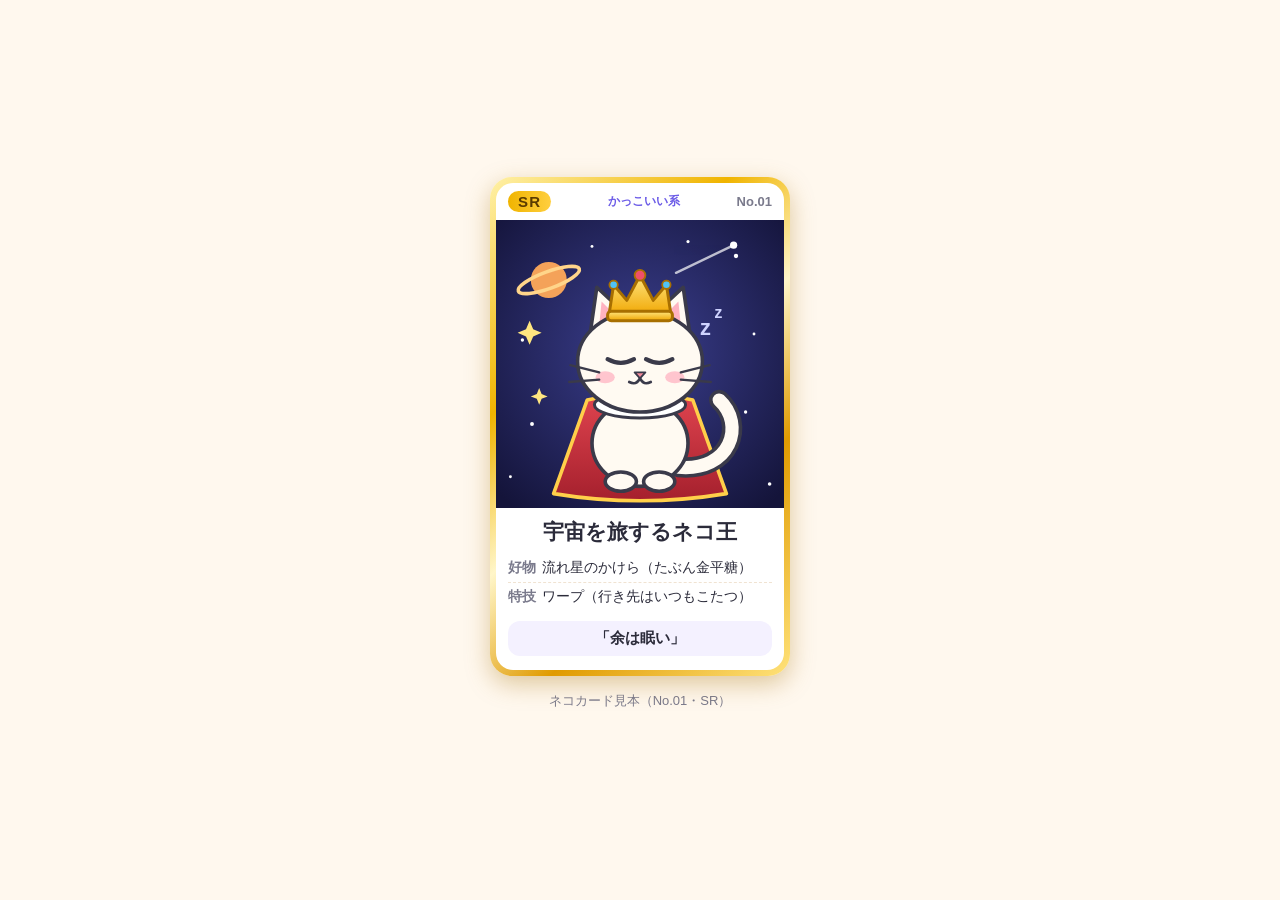
<file: design/card-sample.html>
<!DOCTYPE html>
<html lang="ja">
<head>
<meta charset="UTF-8">
<meta name="viewport" content="width=device-width, initial-scale=1">
<title>ネコカード見本</title>
<style>
  :root {
    --bg: #fff8ee;
    --text: #2b2b3a;
    --sub: #7a7a8c;
    --line: #f0e3d2;
  }
  * { box-sizing: border-box; }
  body {
    margin: 0;
    min-height: 100vh;
    display: grid;
    place-items: center;
    padding: 24px 16px;
    background: var(--bg);
    color: var(--text);
    font-family: "Hiragino Maru Gothic ProN", "Hiragino Sans", "Noto Sans JP", "Yu Gothic", sans-serif;
  }

  /* カードの外わく：レア度で色が変わる（SR は金） */
  .card {
    position: relative;
    width: 300px;
    padding: 6px;
    border-radius: 22px;
    background: linear-gradient(135deg, #fff1a8, #f0b400 30%, #fff6c9 50%, #e09a00 70%, #ffe27a);
    box-shadow: 0 8px 24px rgba(160, 110, 0, 0.35);
    overflow: hidden;
  }
  .card-inner {
    border-radius: 17px;
    background: #fff;
    overflow: hidden;
  }
  .card-head {
    display: flex;
    align-items: center;
    justify-content: space-between;
    padding: 8px 12px;
  }
  .rarity {
    padding: 2px 10px;
    border-radius: 999px;
    background: linear-gradient(90deg, #f0b400, #ffcf3f);
    color: #5a3b00;
    font-weight: bold;
    font-size: 15px;
    letter-spacing: 0.08em;
  }
  .no { color: var(--sub); font-size: 13px; font-weight: bold; }
  .type { color: #6c5ce7; font-size: 12px; font-weight: bold; }
  .art { display: block; width: 100%; height: auto; }
  .name {
    margin: 10px 12px 2px;
    font-size: 21px;
    font-weight: bold;
    text-align: center;
  }
  .profile {
    margin: 8px 12px 0;
    padding: 0;
    list-style: none;
    font-size: 14px;
    line-height: 1.55;
  }
  .profile li { display: flex; gap: 6px; padding: 3px 0; border-top: 1px dashed var(--line); }
  .profile li:first-child { border-top: none; }
  .profile b { flex-shrink: 0; color: var(--sub); font-weight: bold; }
  .quote {
    position: relative;
    margin: 10px 12px 14px;
    padding: 8px 12px;
    border-radius: 12px;
    background: #f4f1ff;
    font-size: 15px;
    font-weight: bold;
    text-align: center;
  }

  /* SR だけ、表面を光がすーっと流れる */
  .card::after {
    content: "";
    position: absolute;
    inset: 0;
    background: linear-gradient(115deg, transparent 35%, rgba(255, 255, 255, 0.55) 48%, transparent 60%);
    transform: translateX(-100%);
    animation: shine 3.2s ease-in-out infinite;
    pointer-events: none;
  }
  @keyframes shine {
    0%, 55% { transform: translateX(-100%); }
    100% { transform: translateX(100%); }
  }
  @media (prefers-reduced-motion: reduce) {
    .card::after { animation: none; display: none; }
  }
  .caption { margin-top: 16px; color: var(--sub); font-size: 13px; text-align: center; }
</style>
</head>
<body>
<div>
  <div class="card">
    <div class="card-inner">
      <div class="card-head">
        <span class="rarity">SR</span>
        <span class="type">かっこいい系</span>
        <span class="no">No.01</span>
      </div>

      <svg class="art" viewBox="0 0 240 240" role="img" aria-label="王冠とマントを身につけた白いネコが、星空の中でねむそうにすわっている絵">
        <defs>
          <radialGradient id="space" cx="50%" cy="45%" r="70%">
            <stop offset="0" stop-color="#3b3f8f"/>
            <stop offset="1" stop-color="#14143a"/>
          </radialGradient>
          <linearGradient id="gold" x1="0" y1="0" x2="0" y2="1">
            <stop offset="0" stop-color="#ffe680"/>
            <stop offset="1" stop-color="#f0a500"/>
          </linearGradient>
          <linearGradient id="cape" x1="0" y1="0" x2="0" y2="1">
            <stop offset="0" stop-color="#e0444f"/>
            <stop offset="1" stop-color="#a5202d"/>
          </linearGradient>
        </defs>

        <!-- 星空 -->
        <rect width="240" height="240" fill="url(#space)"/>
        <g fill="#fff">
          <circle cx="22" cy="100" r="1.4"/><circle cx="200" cy="30" r="1.8"/><circle cx="215" cy="95" r="1.2"/>
          <circle cx="30" cy="170" r="1.6"/><circle cx="208" cy="160" r="1.4"/><circle cx="80" cy="22" r="1.2"/>
          <circle cx="160" cy="18" r="1.3"/><circle cx="12" cy="214" r="1.2"/><circle cx="228" cy="220" r="1.5"/>
        </g>
        <g fill="#ffe680">
          <path d="M28 84 l3 7 7 3 -7 3 -3 7 -3 -7 -7 -3 7 -3z"/>
          <path d="M36 140 l2 5 5 2 -5 2 -2 5 -2 -5 -5 -2 5 -2z"/>
        </g>
        <!-- 土星 -->
        <circle cx="44" cy="50" r="15" fill="#f4a259"/>
        <ellipse cx="44" cy="50" rx="27" ry="7" fill="none" stroke="#ffd58a" stroke-width="3" transform="rotate(-20 44 50)"/>
        <!-- 流れ星 -->
        <path d="M150 44 L196 22" stroke="#fff" stroke-width="2" stroke-linecap="round" opacity="0.7"/>
        <circle cx="198" cy="21" r="3" fill="#fff"/>

        <!-- マント（からだの後ろ） -->
        <path d="M76 150 Q120 140 164 150 L192 228 Q120 240 48 228 Z" fill="url(#cape)" stroke="#ffcf4a" stroke-width="3" stroke-linejoin="round"/>

        <!-- しっぽ -->
        <path d="M152 206 C196 210 208 170 186 150" fill="none" stroke="#3a3a4a" stroke-width="17" stroke-linecap="round"/>
        <path d="M152 206 C196 210 208 170 186 150" fill="none" stroke="#fffaf2" stroke-width="11" stroke-linecap="round"/>

        <!-- からだ -->
        <ellipse cx="120" cy="186" rx="40" ry="36" fill="#fffaf2" stroke="#3a3a4a" stroke-width="3"/>
        <!-- 前足 -->
        <ellipse cx="104" cy="218" rx="13" ry="8" fill="#fffaf2" stroke="#3a3a4a" stroke-width="3"/>
        <ellipse cx="136" cy="218" rx="13" ry="8" fill="#fffaf2" stroke="#3a3a4a" stroke-width="3"/>

        <!-- 白い毛皮のえり（王さまっぽく） -->
        <ellipse cx="120" cy="154" rx="38" ry="11" fill="#fff" stroke="#3a3a4a" stroke-width="2.5"/>
        <g fill="#3a3a4a">
          <circle cx="96" cy="155" r="1.8"/><circle cx="110" cy="158" r="1.8"/><circle cx="130" cy="158" r="1.8"/><circle cx="144" cy="155" r="1.8"/>
        </g>

        <!-- 耳 -->
        <path d="M78 98 L84 56 L112 82 Z" fill="#fffaf2" stroke="#3a3a4a" stroke-width="3" stroke-linejoin="round"/>
        <path d="M86 88 L88 68 L102 82 Z" fill="#ffb3c1"/>
        <path d="M162 98 L156 56 L128 82 Z" fill="#fffaf2" stroke="#3a3a4a" stroke-width="3" stroke-linejoin="round"/>
        <path d="M154 88 L152 68 L138 82 Z" fill="#ffb3c1"/>

        <!-- 頭 -->
        <ellipse cx="120" cy="118" rx="52" ry="42" fill="#fffaf2" stroke="#3a3a4a" stroke-width="3"/>

        <!-- ねむそうな目 -->
        <path d="M93 116 Q104 122 115 116" fill="none" stroke="#3a3a4a" stroke-width="3.5" stroke-linecap="round"/>
        <path d="M125 116 Q136 122 147 116" fill="none" stroke="#3a3a4a" stroke-width="3.5" stroke-linecap="round"/>
        <!-- ほっぺ -->
        <ellipse cx="91" cy="131" rx="8" ry="5" fill="#ffb3c1" opacity="0.75"/>
        <ellipse cx="149" cy="131" rx="8" ry="5" fill="#ffb3c1" opacity="0.75"/>
        <!-- 鼻と口 -->
        <path d="M115.5 127 L124.5 127 L120 132 Z" fill="#f28b9b" stroke="#3a3a4a" stroke-width="1.5" stroke-linejoin="round"/>
        <path d="M120 132 Q117 138 111 135 M120 132 Q123 138 129 135" fill="none" stroke="#3a3a4a" stroke-width="2.2" stroke-linecap="round"/>
        <!-- ひげ -->
        <g stroke="#3a3a4a" stroke-width="2" stroke-linecap="round">
          <path d="M86 127 L62 121"/><path d="M86 133 L61 135"/>
          <path d="M154 127 L178 121"/><path d="M154 133 L179 135"/>
        </g>

        <!-- 王冠 -->
        <path d="M94 80 L98 54 L109 67 L120 46 L131 67 L142 54 L146 80 Z" fill="url(#gold)" stroke="#a86f00" stroke-width="2.5" stroke-linejoin="round"/>
        <rect x="93" y="76" width="54" height="8" rx="3" fill="url(#gold)" stroke="#a86f00" stroke-width="2.5"/>
        <circle cx="98" cy="54" r="3.5" fill="#4fc3f7" stroke="#a86f00" stroke-width="1.5"/>
        <circle cx="120" cy="46" r="4.5" fill="#ef4f6a" stroke="#a86f00" stroke-width="1.5"/>
        <circle cx="142" cy="54" r="3.5" fill="#4fc3f7" stroke="#a86f00" stroke-width="1.5"/>

        <!-- ねむい -->
        <text x="170" y="96" fill="#cfd3ff" font-size="18" font-weight="bold" font-family="sans-serif">z</text>
        <text x="182" y="82" fill="#cfd3ff" font-size="13" font-weight="bold" font-family="sans-serif">z</text>
      </svg>

      <p class="name">宇宙を旅するネコ王</p>
      <ul class="profile">
        <li><b>好物</b><span>流れ星のかけら（たぶん金平糖）</span></li>
        <li><b>特技</b><span>ワープ（行き先はいつもこたつ）</span></li>
      </ul>
      <p class="quote">「余は眠い」</p>
    </div>
  </div>
  <p class="caption">ネコカード見本（No.01・SR）</p>
</div>
</body>
</html>
</file>
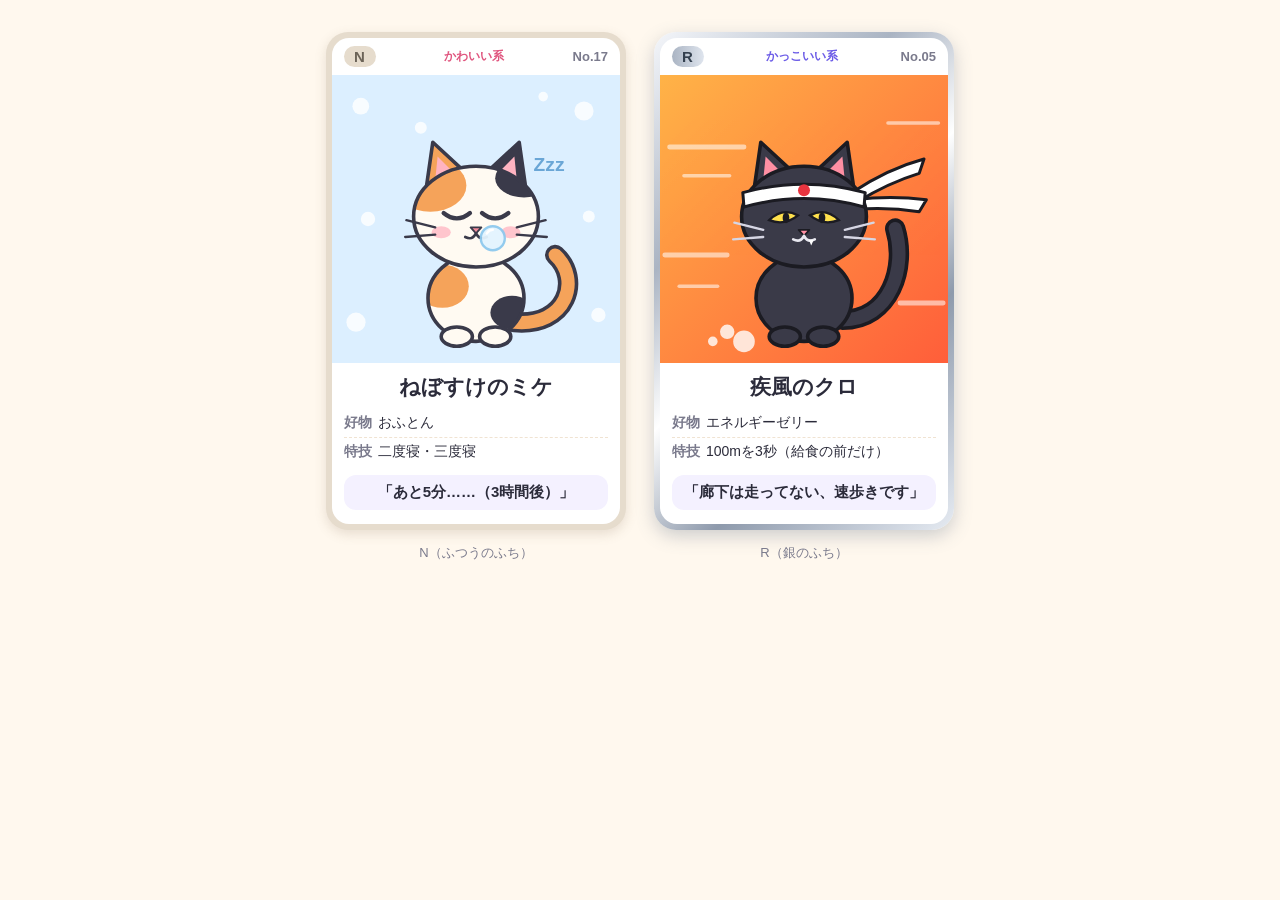
<file: design/card-samples-nr.html>
<!DOCTYPE html>
<html lang="ja">
<head>
<meta charset="UTF-8">
<meta name="viewport" content="width=device-width, initial-scale=1">
<title>ネコカード見本 N・R</title>
<style>
  :root { --bg: #fff8ee; --text: #2b2b3a; --sub: #7a7a8c; --line: #f0e3d2; }
  * { box-sizing: border-box; }
  body {
    margin: 0;
    min-height: 100vh;
    display: flex;
    flex-wrap: wrap;
    justify-content: center;
    align-items: flex-start;
    gap: 28px;
    padding: 32px 16px;
    background: var(--bg);
    color: var(--text);
    font-family: "Hiragino Maru Gothic ProN", "Hiragino Sans", "Noto Sans JP", "Yu Gothic", sans-serif;
  }
  figure { margin: 0; }
  figcaption { margin-top: 14px; color: var(--sub); font-size: 13px; text-align: center; }

  .card { position: relative; width: 300px; padding: 6px; border-radius: 22px; overflow: hidden; }
  .card-inner { border-radius: 17px; background: #fff; overflow: hidden; }
  .card-head { display: flex; align-items: center; justify-content: space-between; padding: 8px 12px; }
  .rarity { padding: 2px 10px; border-radius: 999px; font-weight: bold; font-size: 15px; letter-spacing: 0.08em; }
  .no { color: var(--sub); font-size: 13px; font-weight: bold; }
  .type { font-size: 12px; font-weight: bold; }
  .type.cute { color: #e0567f; }
  .type.cool { color: #6c5ce7; }
  .art { display: block; width: 100%; height: auto; }
  .name { margin: 10px 12px 2px; font-size: 21px; font-weight: bold; text-align: center; }
  .profile { margin: 8px 12px 0; padding: 0; list-style: none; font-size: 14px; line-height: 1.55; }
  .profile li { display: flex; gap: 6px; padding: 3px 0; border-top: 1px dashed var(--line); }
  .profile li:first-child { border-top: none; }
  .profile b { flex-shrink: 0; color: var(--sub); }
  .quote { margin: 10px 12px 14px; padding: 8px 12px; border-radius: 12px; background: #f4f1ff; font-size: 15px; font-weight: bold; text-align: center; }

  /* N：ふつうのふち */
  .card.n { background: #e6dccd; box-shadow: 0 4px 12px rgba(120, 100, 70, 0.18); }
  .card.n .rarity { background: #e6dccd; color: #6b6357; }

  /* R：銀のふち */
  .card.r {
    background: linear-gradient(135deg, #f4f6fa, #aab4c3 30%, #ffffff 50%, #8e9aac 70%, #e6ebf2);
    box-shadow: 0 6px 18px rgba(90, 105, 130, 0.3);
  }
  .card.r .rarity { background: linear-gradient(90deg, #aab4c3, #dfe5ee); color: #34404f; }
</style>
</head>
<body>

<!-- N：No.17 ねぼすけのミケ（かわいい系） -->
<figure>
  <div class="card n">
    <div class="card-inner">
      <div class="card-head">
        <span class="rarity">N</span>
        <span class="type cute">かわいい系</span>
        <span class="no">No.17</span>
      </div>
      <svg class="art" viewBox="0 0 240 240" role="img" aria-label="鼻ちょうちんを出して眠っている三毛ネコの絵">
        <defs>
          <clipPath id="mike-head"><ellipse cx="120" cy="118" rx="52" ry="42"/></clipPath>
          <clipPath id="mike-body"><ellipse cx="120" cy="186" rx="40" ry="36"/></clipPath>
        </defs>
        <!-- 背景：水玉 -->
        <rect width="240" height="240" fill="#dcefff"/>
        <g fill="#fff" opacity="0.8">
          <circle cx="24" cy="26" r="7"/><circle cx="74" cy="44" r="5"/><circle cx="210" cy="30" r="8"/>
          <circle cx="30" cy="120" r="6"/><circle cx="214" cy="118" r="5"/><circle cx="20" cy="206" r="8"/>
          <circle cx="222" cy="200" r="6"/><circle cx="176" cy="18" r="4"/>
        </g>
        <!-- しっぽ（茶） -->
        <path d="M152 206 C196 210 208 170 186 150" fill="none" stroke="#3a3a4a" stroke-width="17" stroke-linecap="round"/>
        <path d="M152 206 C196 210 208 170 186 150" fill="none" stroke="#f5a35a" stroke-width="11" stroke-linecap="round"/>
        <!-- からだ＋もよう -->
        <ellipse cx="120" cy="186" rx="40" ry="36" fill="#fffaf2"/>
        <g clip-path="url(#mike-body)">
          <ellipse cx="92" cy="176" rx="22" ry="18" fill="#f5a35a"/>
          <ellipse cx="150" cy="198" rx="18" ry="14" fill="#3a3a4a"/>
        </g>
        <ellipse cx="120" cy="186" rx="40" ry="36" fill="none" stroke="#3a3a4a" stroke-width="3"/>
        <ellipse cx="104" cy="218" rx="13" ry="8" fill="#fffaf2" stroke="#3a3a4a" stroke-width="3"/>
        <ellipse cx="136" cy="218" rx="13" ry="8" fill="#fffaf2" stroke="#3a3a4a" stroke-width="3"/>
        <!-- 耳（左が茶、右が黒） -->
        <path d="M78 98 L84 56 L112 82 Z" fill="#f5a35a" stroke="#3a3a4a" stroke-width="3" stroke-linejoin="round"/>
        <path d="M86 88 L88 68 L102 82 Z" fill="#ffb3c1"/>
        <path d="M162 98 L156 56 L128 82 Z" fill="#3a3a4a" stroke="#3a3a4a" stroke-width="3" stroke-linejoin="round"/>
        <path d="M154 88 L152 68 L138 82 Z" fill="#ffb3c1"/>
        <!-- 頭＋もよう -->
        <ellipse cx="120" cy="118" rx="52" ry="42" fill="#fffaf2"/>
        <g clip-path="url(#mike-head)">
          <ellipse cx="82" cy="92" rx="30" ry="22" fill="#f5a35a"/>
          <ellipse cx="160" cy="86" rx="24" ry="16" fill="#3a3a4a"/>
        </g>
        <ellipse cx="120" cy="118" rx="52" ry="42" fill="none" stroke="#3a3a4a" stroke-width="3"/>
        <!-- ぐっすり眠っている目 -->
        <path d="M93 115 Q104 124 115 115" fill="none" stroke="#3a3a4a" stroke-width="3.5" stroke-linecap="round"/>
        <path d="M125 115 Q136 124 147 115" fill="none" stroke="#3a3a4a" stroke-width="3.5" stroke-linecap="round"/>
        <ellipse cx="91" cy="131" rx="8" ry="5" fill="#ffb3c1" opacity="0.75"/>
        <ellipse cx="149" cy="131" rx="8" ry="5" fill="#ffb3c1" opacity="0.75"/>
        <path d="M115.5 127 L124.5 127 L120 132 Z" fill="#f28b9b" stroke="#3a3a4a" stroke-width="1.5" stroke-linejoin="round"/>
        <path d="M120 132 Q117 138 111 135 M120 132 Q123 138 129 135" fill="none" stroke="#3a3a4a" stroke-width="2.2" stroke-linecap="round"/>
        <g stroke="#3a3a4a" stroke-width="2" stroke-linecap="round">
          <path d="M86 127 L62 121"/><path d="M86 133 L61 135"/>
          <path d="M154 127 L178 121"/><path d="M154 133 L179 135"/>
        </g>
        <!-- 鼻ちょうちん -->
        <circle cx="134" cy="136" r="10" fill="#e3f4ff" stroke="#8ec9ee" stroke-width="2" opacity="0.95"/>
        <path d="M129 132 Q131 129 134 129" fill="none" stroke="#fff" stroke-width="2" stroke-linecap="round"/>
        <!-- すやすや -->
        <text x="168" y="80" fill="#6aa6d6" font-size="16" font-weight="bold" font-family="sans-serif">Zzz</text>
      </svg>
      <p class="name">ねぼすけのミケ</p>
      <ul class="profile">
        <li><b>好物</b><span>おふとん</span></li>
        <li><b>特技</b><span>二度寝・三度寝</span></li>
      </ul>
      <p class="quote">「あと5分……（3時間後）」</p>
    </div>
  </div>
  <figcaption>N（ふつうのふち）</figcaption>
</figure>

<!-- R：No.05 疾風のクロ（かっこいい系） -->
<figure>
  <div class="card r">
    <div class="card-inner">
      <div class="card-head">
        <span class="rarity">R</span>
        <span class="type cool">かっこいい系</span>
        <span class="no">No.05</span>
      </div>
      <svg class="art" viewBox="0 0 240 240" role="img" aria-label="ハチマキをしめた黒ネコが、風を切って走り出しそうな絵">
        <defs>
          <linearGradient id="kuro-bg" x1="0" y1="0" x2="1" y2="1">
            <stop offset="0" stop-color="#ffb347"/>
            <stop offset="1" stop-color="#ff5e3a"/>
          </linearGradient>
        </defs>
        <!-- 背景：スピード線 -->
        <rect width="240" height="240" fill="url(#kuro-bg)"/>
        <g stroke="#fff" stroke-linecap="round" opacity="0.55">
          <path d="M8 60 L70 60" stroke-width="4"/><path d="M20 84 L58 84" stroke-width="3"/>
          <path d="M4 150 L56 150" stroke-width="4"/><path d="M16 176 L48 176" stroke-width="3"/>
          <path d="M190 40 L232 40" stroke-width="3"/><path d="M200 190 L236 190" stroke-width="4"/>
        </g>
        <!-- ハチマキのはし（頭の後ろでなびく） -->
        <path d="M160 98 Q190 78 220 70 L216 82 Q190 90 164 106 Z" fill="#fff" stroke="#1b1b22" stroke-width="2.5" stroke-linejoin="round"/>
        <path d="M162 104 Q192 100 222 104 L216 114 Q190 110 164 112 Z" fill="#fff" stroke="#1b1b22" stroke-width="2.5" stroke-linejoin="round"/>
        <!-- しっぽ（ピンと立てる） -->
        <path d="M152 204 C192 204 206 160 196 128" fill="none" stroke="#1b1b22" stroke-width="17" stroke-linecap="round"/>
        <path d="M152 204 C192 204 206 160 196 128" fill="none" stroke="#3a3a48" stroke-width="11" stroke-linecap="round"/>
        <!-- からだ -->
        <ellipse cx="120" cy="186" rx="40" ry="36" fill="#3a3a48" stroke="#1b1b22" stroke-width="3"/>
        <ellipse cx="104" cy="218" rx="13" ry="8" fill="#3a3a48" stroke="#1b1b22" stroke-width="3"/>
        <ellipse cx="136" cy="218" rx="13" ry="8" fill="#3a3a48" stroke="#1b1b22" stroke-width="3"/>
        <!-- 砂けむり -->
        <g fill="#fff" opacity="0.8">
          <circle cx="70" cy="222" r="9"/><circle cx="56" cy="214" r="6"/><circle cx="44" cy="222" r="4"/>
        </g>
        <!-- 耳 -->
        <path d="M78 98 L84 56 L112 82 Z" fill="#3a3a48" stroke="#1b1b22" stroke-width="3" stroke-linejoin="round"/>
        <path d="M86 88 L88 68 L102 82 Z" fill="#ff8fa3"/>
        <path d="M162 98 L156 56 L128 82 Z" fill="#3a3a48" stroke="#1b1b22" stroke-width="3" stroke-linejoin="round"/>
        <path d="M154 88 L152 68 L138 82 Z" fill="#ff8fa3"/>
        <!-- 頭 -->
        <ellipse cx="120" cy="118" rx="52" ry="42" fill="#3a3a48" stroke="#1b1b22" stroke-width="3"/>
        <!-- ハチマキ -->
        <path d="M69 98 Q120 84 171 98 L170 110 Q120 96 70 110 Z" fill="#fff" stroke="#1b1b22" stroke-width="2.5" stroke-linejoin="round"/>
        <circle cx="120" cy="96" r="5" fill="#e8343f"/>
        <!-- キリッとした目 -->
        <path d="M91 121 Q102 110 115 117 Q104 126 91 121 Z" fill="#ffe14d" stroke="#1b1b22" stroke-width="2"/>
        <ellipse cx="105" cy="119" rx="2.8" ry="4.5" fill="#1b1b22"/>
        <path d="M149 121 Q138 110 125 117 Q136 126 149 121 Z" fill="#ffe14d" stroke="#1b1b22" stroke-width="2"/>
        <ellipse cx="135" cy="119" rx="2.8" ry="4.5" fill="#1b1b22"/>
        <!-- 鼻と口（八重歯つき） -->
        <path d="M115.5 129 L124.5 129 L120 134 Z" fill="#ff8fa3" stroke="#1b1b22" stroke-width="1.5" stroke-linejoin="round"/>
        <path d="M120 134 Q117 140 111 137 M120 134 Q123 140 129 137" fill="none" stroke="#e8e8f0" stroke-width="2.2" stroke-linecap="round"/>
        <path d="M124 137 L126 142 L128 137.5 Z" fill="#fff"/>
        <!-- ひげ（黒ネコなので明るい色） -->
        <g stroke="#d6d6e4" stroke-width="2" stroke-linecap="round">
          <path d="M86 129 L62 123"/><path d="M86 135 L61 137"/>
          <path d="M154 129 L178 123"/><path d="M154 135 L179 137"/>
        </g>
      </svg>
      <p class="name">疾風のクロ</p>
      <ul class="profile">
        <li><b>好物</b><span>エネルギーゼリー</span></li>
        <li><b>特技</b><span>100mを3秒（給食の前だけ）</span></li>
      </ul>
      <p class="quote">「廊下は走ってない、速歩きです」</p>
    </div>
  </div>
  <figcaption>R（銀のふち）</figcaption>
</figure>

</body>
</html>
</file>
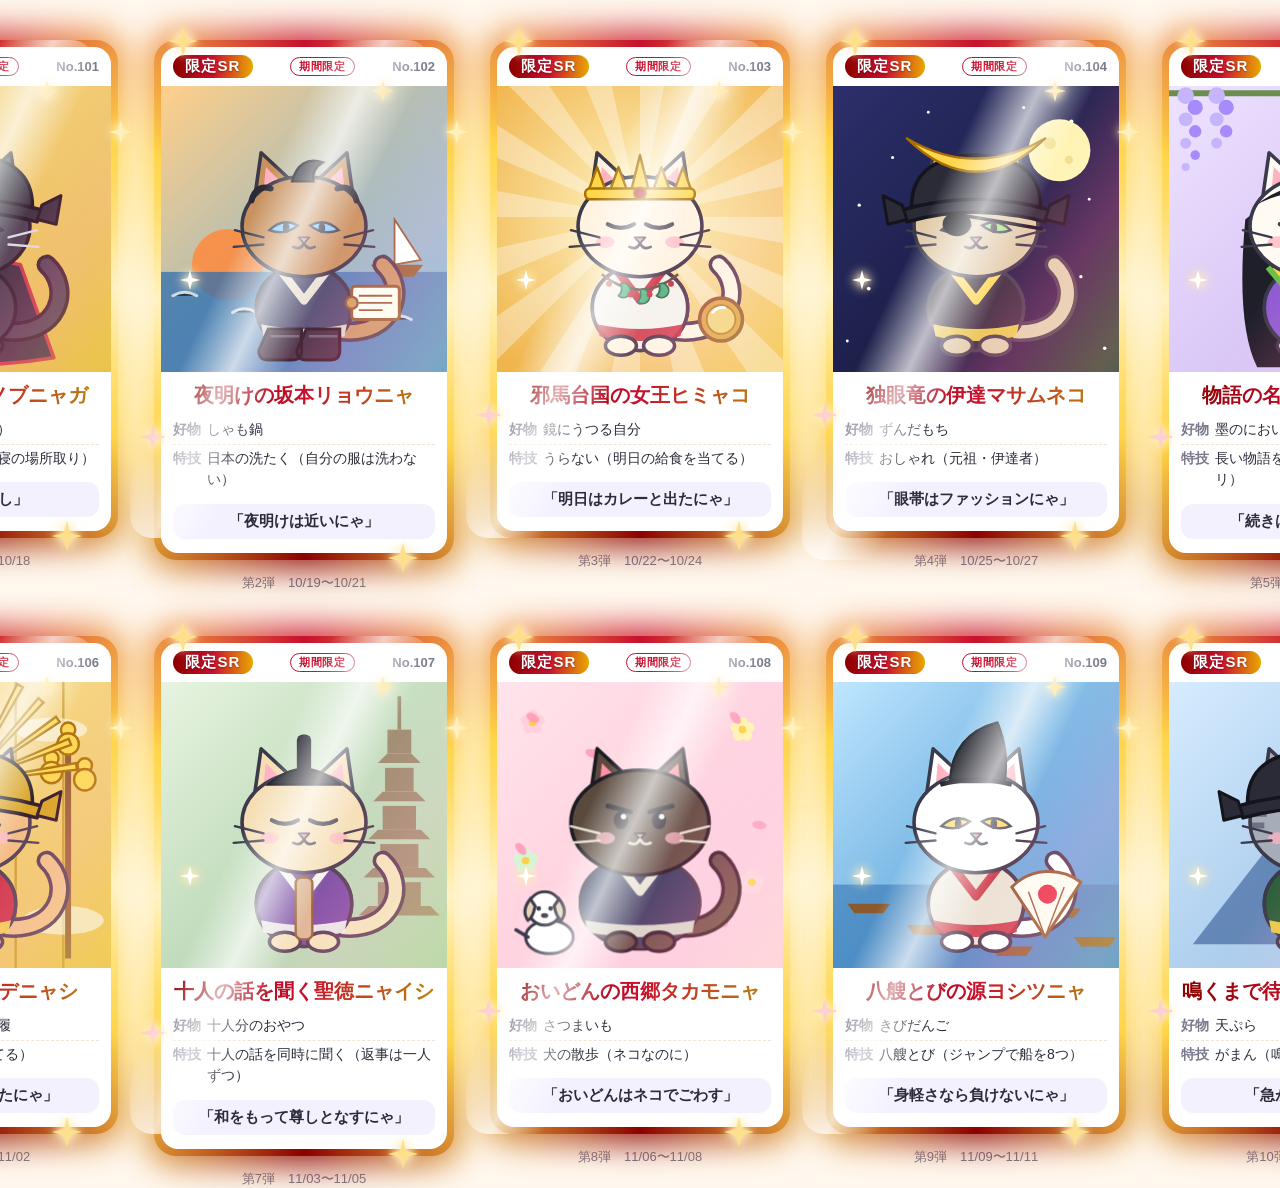
<file: design/limited-cats.html>
<!DOCTYPE html>
<html lang="ja">
<head>
<meta charset="UTF-8">
<meta name="viewport" content="width=device-width, initial-scale=1">
<title>期間限定 歴史人物ネコ</title>
<link rel="stylesheet" href="../css/style.css">
<link rel="stylesheet" href="../css/cards.css">
<style>
  body { padding: 40px 24px; background: var(--bg); }
  .grid { display: grid; grid-template-columns: repeat(5, 300px); gap: 44px 36px; justify-content: center; }
  .period { margin: 14px 0 0; color: var(--sub); font-size: 13px; text-align: center; }
</style>
</head>
<body>
<div id="grid" class="grid"></div>
<script src="../js/storage.js"></script>
<script src="../js/catart.js"></script>
<script src="../js/cats.js"></script>
<script src="../js/limited.js"></script>
<script src="../js/gacha.js"></script>
<script>
  const grid = document.getElementById('grid');
  LIMITED_CATS.forEach((c, i) => {
    const d = limitedPeriodDates(i);
    const fig = document.createElement('div');
    fig.innerHTML = catCardHTML(c) + `<p class="period">第${i + 1}弾　${d.start.slice(5).replace('-', '/')}〜${d.end.slice(5).replace('-', '/')}</p>`;
    grid.append(fig);
  });
  // 画像にするとき用（?still で光がきれいな瞬間に止める）
  if (location.search.includes('still')) {
    const s = document.createElement('style');
    s.textContent = `.card .sparkle { animation-delay: -0.9s !important; animation-play-state: paused !important; }
      .card.sr::after { animation-delay: -2.55s !important; animation-play-state: paused !important; }
      .card.sr .holo { animation-delay: -1.6s !important; animation-play-state: paused !important; }
      .card.sr .frame::before, .card.sr .aura, .card.sr .aura::before { animation-delay: -0.7s !important; animation-play-state: paused !important; }`;
    document.head.append(s);
  }
</script>
</body>
</html>
</file>
<file: css/style.css>
:root {
  --bg: #fff8ee;
  --card: #ffffff;
  --text: #2b2b3a;
  --sub: #7a7a8c;
  --primary: #ff8a3d;
  --primary-dark: #e86f20;
  --accent: #ffc531;
  --line: #f0e3d2;
  --correct: #2fb36b;
  --correct-bg: #e3f7ec;
  --wrong: #e5484d;
  --wrong-bg: #fde8e8;
}

* { box-sizing: border-box; }

/* display を指定した要素でも hidden 属性で確実に隠す */
[hidden] { display: none !important; }

html, body {
  margin: 0;
  height: 100%;
}

body {
  background: var(--bg);
  color: var(--text);
  font-family: "Hiragino Maru Gothic ProN", "Hiragino Sans", "Noto Sans JP", "Yu Gothic", sans-serif;
  -webkit-tap-highlight-color: transparent;
  overscroll-behavior: none;
}

button { font: inherit; color: inherit; }

/* 画面の切り替え */
.screen {
  display: none;
  flex-direction: column;
  min-height: 100vh;
  min-height: 100dvh;
  max-width: 480px;
  margin: 0 auto;
  padding: calc(16px + env(safe-area-inset-top)) 16px calc(24px + env(safe-area-inset-bottom));
}
.screen.is-active { display: flex; }

/* ボタン共通 */
.btn {
  min-height: 56px;
  width: 100%;
  border: none;
  border-radius: 16px;
  font-size: 20px;
  font-weight: bold;
  cursor: pointer;
  touch-action: manipulation;
}
.btn:disabled { opacity: 0.5; cursor: default; }
.btn-primary {
  background: var(--primary);
  color: #fff;
  box-shadow: 0 4px 0 var(--primary-dark);
}
.btn-primary:active:not(:disabled) {
  transform: translateY(4px);
  box-shadow: none;
}
.btn-big { min-height: 72px; font-size: 26px; }
.btn-ghost {
  background: transparent;
  color: var(--sub);
  border: 2px solid var(--line);
}
.btn-danger { background: var(--wrong); color: #fff; }
.btn-danger-ghost {
  background: transparent;
  color: var(--wrong);
  border: 2px solid var(--wrong-bg);
}

.icon-btn {
  width: 48px;
  height: 48px;
  display: grid;
  place-items: center;
  border: none;
  border-radius: 50%;
  background: transparent;
  color: var(--sub);
  cursor: pointer;
  touch-action: manipulation;
  flex-shrink: 0;
}
.icon-btn:active { background: var(--line); }
.icon-btn-spacer { width: 48px; flex-shrink: 0; }

.topbar {
  display: flex;
  align-items: center;
  justify-content: space-between;
  gap: 8px;
  min-height: 48px;
}
.screen-title { margin: 0; font-size: 22px; }

/* ログイン */
.login-main {
  flex: 1;
  display: flex;
  flex-direction: column;
  justify-content: center;
  gap: 18px;
}
.login-main .logo { text-align: center; margin-bottom: 16px; }
.field { display: flex; flex-direction: column; gap: 6px; }
.field-label { font-size: 16px; font-weight: bold; color: var(--sub); }
.field-input {
  min-height: 56px;
  padding: 0 16px;
  border: 3px solid var(--line);
  border-radius: 16px;
  background: var(--card);
  color: var(--text);
  font: inherit;
  font-size: 20px;
  outline: none;
}
.field-input:focus { border-color: var(--primary); }
.login-note { margin: 0; text-align: center; color: var(--sub); font-size: 15px; }

/* ホーム */
.streak {
  display: flex;
  align-items: center;
  gap: 6px;
  padding: 6px 14px;
  border-radius: 999px;
  background: var(--card);
  border: 2px solid var(--line);
  font-size: 18px;
  font-weight: bold;
}
.streak strong { font-size: 22px; color: var(--primary); }
.streak.is-zero { color: var(--sub); }
.streak.is-zero strong { color: var(--sub); }
.streak.is-zero .streak-fire { filter: grayscale(1); opacity: 0.5; }

.home-main {
  flex: 1;
  display: flex;
  flex-direction: column;
  justify-content: center;
  gap: 24px;
  text-align: center;
}

#screen-home .home-main { gap: 12px; }
#screen-home .logo { font-size: 32px; line-height: 1.2; }
#screen-home .meter { padding: 10px 18px; }
#screen-home .meter-label strong { font-size: 24px; }
#screen-home .meter-bar { margin: 6px 0; }
#screen-home .btn-big { min-height: 64px; }

/* 今日のミッション */
.missions {
  padding: 10px 16px 8px;
  border: 2px solid var(--line);
  border-radius: 16px;
  background: var(--card);
  text-align: left;
}
.missions-head { display: flex; justify-content: space-between; font-size: 15px; font-weight: bold; color: var(--sub); }
.mission-count { color: var(--primary); }
.mission-list { margin: 4px 0 0; padding: 0; list-style: none; }
.mission-list li { display: flex; align-items: center; gap: 8px; padding: 2px 0; font-size: 16px; font-weight: bold; }
.mission-check {
  width: 22px;
  height: 22px;
  flex-shrink: 0;
  display: grid;
  place-items: center;
  border: 2px solid var(--line);
  border-radius: 50%;
  font-size: 13px;
  color: #fff;
}
.mission-list li.is-done { color: var(--sub); text-decoration: line-through; text-decoration-color: var(--line); }
.mission-list li.is-done .mission-check { background: var(--correct); border-color: var(--correct); }
.missions.is-complete { border-color: var(--correct); }

/* 文章ストーリー・1分チャレンジの入口 */
.home-modes { display: grid; grid-template-columns: repeat(3, 1fr); gap: 8px; }
.mode-card {
  min-height: 72px;
  display: flex;
  flex-direction: column;
  align-items: center;
  justify-content: center;
  gap: 1px;
  padding: 8px 4px;
  border: 3px solid var(--primary);
  border-radius: 16px;
  background: var(--card);
  text-align: center;
  cursor: pointer;
  touch-action: manipulation;
}
.mode-card:active:not(:disabled) { transform: scale(0.98); }
.mode-card:disabled { opacity: 0.5; cursor: default; }
.mode-icon { font-size: 20px; line-height: 1.1; }
.mode-title { font-size: 14px; font-weight: bold; color: var(--primary-dark); white-space: nowrap; }
.mode-sub { font-size: 11px; line-height: 1.3; color: var(--sub); }
.mode-card.is-battle { border-color: #c8102e; }
.mode-card.is-battle .mode-title { color: #c8102e; }
.story-cards-link {
  min-height: 44px;
  padding: 0 12px;
  border: none;
  background: none;
  color: var(--sub);
  font-size: 15px;
  text-decoration: underline;
  cursor: pointer;
}
.logo { font-size: 48px; margin: 0; }
.logo span { color: var(--primary); }

.meter {
  background: var(--card);
  border: 2px solid var(--line);
  border-radius: 20px;
  padding: 18px 20px;
  text-align: left;
}
.meter-label { font-size: 18px; font-weight: bold; }
.meter-label strong { font-size: 30px; color: var(--primary); }
.meter-bar {
  height: 14px;
  margin: 10px 0 8px;
  background: var(--line);
  border-radius: 7px;
  overflow: hidden;
}
.meter-fill {
  height: 100%;
  width: 0;
  min-width: 0;
  background: linear-gradient(90deg, var(--accent), var(--primary));
  border-radius: 7px;
  transition: width 0.6s ease-out;
}
.meter-sub { color: var(--sub); font-size: 16px; }
.meter-sub strong { color: var(--text); }

.error { color: var(--wrong); font-size: 16px; margin: 0; }

/* クイズ */
.quiz-header {
  display: flex;
  align-items: center;
  gap: 8px;
}
.quiz-header .icon-btn { margin-left: -8px; }
.progress-bar {
  flex: 1;
  height: 12px;
  background: var(--line);
  border-radius: 6px;
  overflow: hidden;
}
.progress-fill {
  height: 100%;
  width: 0;
  background: var(--primary);
  border-radius: 6px;
  transition: width 0.3s;
}
.progress-text {
  min-width: 48px;
  text-align: right;
  font-size: 18px;
  font-weight: bold;
  color: var(--sub);
}

.combo-area { height: 36px; display: flex; justify-content: center; align-items: center; }
.combo {
  font-size: 18px;
  font-weight: bold;
  color: var(--sub);
}
.combo.is-hot {
  color: var(--primary);
  font-size: 22px;
}
.combo.is-hot strong { font-size: 28px; }
.combo.pop { animation: pop 0.35s ease-out; }

.question {
  flex: 1;
  display: flex;
  flex-direction: column;
  justify-content: center;
  align-items: center;
  min-height: 150px;
  text-align: center;
}
.task { margin: 0 0 10px; color: var(--sub); font-size: 15px; }
.pos {
  margin: 0 0 8px;
  padding: 2px 12px;
  border-radius: 999px;
  background: var(--line);
  color: var(--sub);
  font-size: 14px;
}
.prompt {
  margin: 0;
  font-size: 48px;
  font-weight: bold;
  line-height: 1.2;
  letter-spacing: 0.02em;
  word-break: break-word;
}
.prompt.is-ja { font-size: 34px; letter-spacing: 0; }
.prompt.is-long { font-size: 38px; }
.speak-btn {
  margin-top: 8px;
  width: 48px;
  height: 48px;
  border: none;
  border-radius: 50%;
  background: var(--card);
  color: var(--primary);
  box-shadow: 0 2px 0 var(--line);
  cursor: pointer;
  display: grid;
  place-items: center;
}

.choices { display: flex; flex-direction: column; gap: 12px; }
.choice {
  min-height: 60px;
  padding: 10px 16px;
  background: var(--card);
  color: var(--text);
  border: 3px solid var(--line);
  border-radius: 16px;
  font-size: 20px;
  font-weight: bold;
  text-align: center;
  cursor: pointer;
  touch-action: manipulation;
  transition: background 0.15s, border-color 0.15s;
}
.choice.is-en { font-size: 24px; }
.choice:active { transform: scale(0.98); }
.choice.is-correct {
  background: var(--correct-bg);
  border-color: var(--correct);
  color: var(--correct);
}
.choice.is-wrong {
  background: var(--wrong-bg);
  border-color: var(--wrong);
  color: var(--wrong);
}
.choice.is-correct.is-picked { animation: pop 0.35s ease-out; }
.choice.is-wrong { animation: shake 0.35s; }
.choices.is-locked .choice { pointer-events: none; }

/* レベル3：スペル入力
   キーボードで画面の下半分が隠れるので、入力欄を問題のすぐ下に置く */
#screen-quiz.is-spell .question { flex: 0 0 auto; min-height: 0; padding: 20px 0 24px; }
.spell-form { display: flex; flex-direction: column; gap: 12px; }
.spell-hint {
  margin: 0;
  text-align: center;
  font-size: 30px;
  font-weight: bold;
  letter-spacing: 0.12em;
  color: var(--sub);
  word-break: break-all;
}
/* 熟語・用語（2語以上や長い語）：小さくして、語の途中では折り返さない */
.spell-hint.is-long { font-size: 22px; letter-spacing: 0.1em; word-break: normal; }
.spell-hint span { white-space: nowrap; }
.spell-input {
  width: 100%;
  min-height: 64px;
  padding: 0 16px;
  border: 3px solid var(--line);
  border-radius: 16px;
  background: var(--card);
  color: var(--text);
  font: inherit;
  font-size: 28px;
  font-weight: bold;
  text-align: center;
  outline: none;
}
.spell-input:focus { border-color: var(--primary); }
.spell-input.is-correct { border-color: var(--correct); background: var(--correct-bg); color: var(--correct); }
.spell-input.is-wrong { border-color: var(--wrong); background: var(--wrong-bg); color: var(--wrong); animation: shake 0.35s; }

/* 文章の問題 */
.prompt.is-sentence { font-size: 22px; line-height: 1.5; letter-spacing: 0; text-wrap: balance; }
.s-line {
  margin: 14px 0 0;
  font-size: 21px;
  font-weight: bold;
  line-height: 1.5;
  word-break: break-word;
}
.s-line .s-hint { color: var(--primary-dark); letter-spacing: 0.08em; }
#screen-quiz.is-sentence .question { flex: 0 0 auto; min-height: 0; padding: 12px 0 18px; }
/* 文章は答えるまで「次へ」を出さないので、場所を空けておかなくてよい */
#screen-quiz.is-sentence .next-area { min-height: 0; }

.s-build {
  min-height: 64px;
  display: flex;
  flex-wrap: wrap;
  align-content: flex-start;
  gap: 8px;
  padding: 10px;
  border: 3px dashed var(--line);
  border-radius: 16px;
  background: var(--card);
}
.s-build.is-correct { border-style: solid; border-color: var(--correct); background: var(--correct-bg); }
.s-build.is-wrong { border-style: solid; border-color: var(--wrong); background: var(--wrong-bg); animation: shake 0.35s; }
.s-bank {
  display: flex;
  flex-wrap: wrap;
  justify-content: center;
  gap: 8px;
  margin-top: 16px;
}
.tile {
  min-height: 48px;
  padding: 8px 14px;
  border: 2px solid var(--line);
  border-bottom-width: 4px;
  border-radius: 12px;
  background: var(--card);
  color: var(--text);
  font-size: 19px;
  font-weight: bold;
  cursor: pointer;
  touch-action: manipulation;
}
.tile:active { transform: translateY(2px); }
.tile.is-used { visibility: hidden; }
.s-build .tile { border-color: var(--primary); }
.s-build.is-locked .tile, .s-bank.is-locked .tile { pointer-events: none; }

.s-feedback .s-grammar { margin: 0 0 6px; }
.s-grammar span {
  display: inline-block;
  padding: 2px 10px;
  border-radius: 999px;
  background: var(--primary);
  color: #fff;
  font-size: 14px;
  font-weight: bold;
}
.sf-en { font-size: 18px; font-weight: bold; }
.sf-note { margin-top: 4px !important; color: var(--sub); font-size: 15px; line-height: 1.6; }

.result-unlock {
  margin: 4px 0 0;
  padding: 8px 16px;
  border-radius: 999px;
  background: var(--accent);
  font-size: 18px;
  font-weight: bold;
  animation: pop 0.5s ease-out;
}

.home-links { display: flex; gap: 2px; justify-content: center; flex-wrap: wrap; }
.home-links .story-cards-link { padding: 0 7px; font-size: 14px; }

/* 単語・熟語のスタート（大きなボタンを横に2つ） */
.start-row { display: grid; grid-template-columns: 1fr 1fr; gap: 10px; }
.start-row .btn-big { font-size: 21px; padding: 0 6px; }
.btn-idiom { background: #6c5ce7; box-shadow: 0 4px 0 #4b3fb8; }

/* メーターの見出し行：左に単語、右に熟語 */
.meter-head { display: flex; align-items: baseline; justify-content: space-between; gap: 8px; }
.meter-idioms { color: var(--sub); font-size: 15px; font-weight: bold; white-space: nowrap; }
.meter-idioms strong { color: #6c5ce7; font-size: 20px; }

/* 一覧の「単語・熟語」切り替え */
.wl-kinds { display: grid; grid-template-columns: 1fr 1fr; gap: 6px; }
.wl-kind {
  min-height: 44px;
  border: 2px solid var(--line);
  border-radius: 12px;
  background: var(--card);
  color: var(--sub);
  font-size: 16px;
  font-weight: bold;
  cursor: pointer;
}
.wl-kind.is-active { border-color: var(--primary); background: var(--primary); color: #fff; }

/* 熟語の問題 */
.prompt.is-idiom { font-size: 30px; text-wrap: balance; }
.choice.is-idiom { font-size: 19px; }
/* 熟語の意味は長いもの（～の世話をする、～を大切にする）があるので、1行に収まる大きさにする */
.choice.is-meaning { font-size: 18px; }
/* 穴うめの選択肢は短い1語なので、2×2に並べて画面に収める */
.choices.is-grid { display: grid; grid-template-columns: 1fr 1fr; }

/* コイン */
.coin {
  display: inline-block;
  width: 20px;
  height: 20px;
  flex-shrink: 0;
  border-radius: 50%;
  background: radial-gradient(circle at 35% 35%, #fff3b0 0 18%, #ffd54a 19% 60%, #e8a800 61%);
  box-shadow: inset 0 0 0 2px #c48a00;
  vertical-align: -4px;
}
.coin-small { width: 14px; height: 14px; margin-right: 3px; vertical-align: -2px; }
.coin-pill {
  display: flex;
  align-items: center;
  gap: 6px;
  min-height: 44px;
  margin-left: auto;
  padding: 4px 14px;
  border: 2px solid var(--line);
  border-radius: 999px;
  background: var(--card);
  font-size: 18px;
  cursor: pointer;
  touch-action: manipulation;
}
.coin-pill strong { color: #b07800; }
.coin-pill.is-static { margin-left: 0; cursor: default; }
.coin-pill.is-pop { animation: pop 0.5s ease-out; }

/* ホームの相棒ネコ */
.partner {
  display: flex;
  align-items: center;
  gap: 10px;
  padding: 0;
  border: none;
  background: none;
  text-align: left;
  cursor: pointer;
}
.partner-art { width: 64px; height: 64px; flex-shrink: 0; border-radius: 16px; overflow: hidden; box-shadow: 0 2px 0 var(--line); }
.partner-art svg { display: block; width: 100%; height: 100%; }
.partner-bubble {
  position: relative;
  flex: 1;
  padding: 8px 12px;
  border: 2px solid var(--line);
  border-radius: 14px;
  background: var(--card);
  font-size: 15px;
  font-weight: bold;
  line-height: 1.4;
}
.partner-bubble::before {
  content: "";
  position: absolute;
  left: -9px;
  top: 50%;
  margin-top: -7px;
  border: 7px solid transparent;
  border-right-color: var(--line);
  border-left: 0;
}

/* ガチャ画面 */
#screen-gacha .topbar { gap: 4px; }
.gacha-main {
  flex: 1;
  display: flex;
  flex-direction: column;
  align-items: center;
  justify-content: center;
  gap: 12px;
  text-align: center;
}
.gacha-tabs { display: flex; gap: 6px; width: 100%; }
.gacha-tab {
  flex: 1;
  min-height: 44px;
  border: 2px solid var(--line);
  border-radius: 999px;
  background: var(--card);
  color: var(--sub);
  font-size: 15px;
  font-weight: bold;
  cursor: pointer;
}
.gacha-tab.is-active { border-color: var(--primary); background: var(--primary); color: #fff; }
.gacha-tab.is-limited { color: #c8102e; }
.gacha-tab.is-limited.is-active { border-color: #c8102e; background: linear-gradient(90deg, #8b0000, #c8102e, #d4a017); color: #fff; }

/* 期間限定ガチャ：今回のネコと残り時間 */
.limited-info {
  display: flex;
  align-items: center;
  gap: 12px;
  width: 100%;
  padding: 10px 12px;
  border: 3px solid #e0a52a;
  border-radius: 16px;
  background: #fff8e6;
  text-align: left;
}
.limited-art { width: 72px; height: 72px; flex-shrink: 0; border-radius: 12px; overflow: hidden; }
.limited-art:empty { display: none; }
.limited-art svg { display: block; width: 100%; height: 100%; }
.limited-title { margin: 0; font-size: 16px; font-weight: bold; color: #8b0000; line-height: 1.4; }
.limited-time { margin: 4px 0 0; font-size: 14px; font-weight: bold; color: var(--sub); }
.gacha-series-name { margin: 0; font-size: 16px; font-weight: bold; color: var(--sub); }
.gacha-machine { width: 180px; height: auto; }
.gacha-machine.is-shaking { animation: shake 0.35s 2; }
.gacha-need { margin: 0; min-height: 22px; color: var(--sub); font-size: 15px; font-weight: bold; }
.gacha-rates { margin: 0; color: var(--sub); font-size: 13px; line-height: 1.6; }

/* ガチャの結果（暗い背景にカプセル→カード） */
.gacha-overlay {
  position: fixed;
  inset: 0;
  z-index: 20;
  display: flex;
  flex-direction: column;
  align-items: center;
  justify-content: center;
  padding: 16px;
  background: rgba(20, 20, 40, 0.85);
  overflow-y: auto;
}
.gacha-capsule { position: relative; width: 120px; height: 120px; animation: capsule-shake 0.9s ease-in-out; }
.gacha-capsule span { position: absolute; left: 0; width: 120px; height: 60px; border: 4px solid #3a3a4a; }
.capsule-top { top: 0; border-radius: 60px 60px 0 0; background: var(--capsule, #ff8fa3); }
.capsule-bottom { bottom: 0; border-radius: 0 0 60px 60px; background: #fff; }
.gacha-capsule.is-open .capsule-top { animation: capsule-open-top 0.4s ease-in forwards; }
.gacha-capsule.is-open .capsule-bottom { animation: capsule-open-bottom 0.4s ease-in forwards; }
.gacha-capsule.glow-r { filter: drop-shadow(0 0 18px #9fd0ff); }
.gacha-capsule.glow-sr { filter: drop-shadow(0 0 14px #ff6ad5) drop-shadow(0 0 28px #ffe66d); }
/* 画面より高くても上が切れないよう、中央寄せは margin:auto で行う */
.gacha-overlay > * { margin-top: auto; margin-bottom: auto; }
.gacha-overlay { justify-content: flex-start; }
.gacha-reveal { width: 100%; max-width: 340px; display: flex; flex-direction: column; align-items: center; gap: 12px; padding: 12px 0; animation: pop 0.45s ease-out; }
#gacha-card .card { width: min(270px, 100%); }
.gacha-label { margin: 0; color: #fff; font-size: 22px; font-weight: bold; text-align: center; }
.gacha-label small { display: block; font-size: 15px; color: #d6d6e4; }
.gacha-buttons { width: 100%; display: flex; flex-direction: column; gap: 10px; }
.gacha-buttons-row { display: flex; gap: 10px; }
.btn-light { color: #fff; border-color: rgba(255, 255, 255, 0.4); }
@keyframes capsule-shake {
  0%, 100% { transform: rotate(0); }
  20% { transform: rotate(-14deg); }
  40% { transform: rotate(12deg); }
  60% { transform: rotate(-8deg); }
  80% { transform: rotate(5deg); }
}
@keyframes capsule-open-top { to { transform: translateY(-80px) rotate(-30deg); opacity: 0; } }
@keyframes capsule-open-bottom { to { transform: translateY(80px) rotate(20deg); opacity: 0; } }

/* ネコ図鑑 */
#screen-zukan { gap: 12px; }
.zukan-list { display: flex; flex-direction: column; gap: 16px; padding-bottom: 16px; }
.zukan-section-title { margin: 0 0 8px; font-size: 16px; color: var(--sub); }
.zukan-grid { display: grid; grid-template-columns: repeat(4, 1fr); gap: 8px; }
.zukan-cell {
  position: relative;
  padding: 0;
  border: 3px solid #e2dbd0;
  border-radius: 12px;
  background: var(--card);
  overflow: hidden;
  cursor: pointer;
  aspect-ratio: 1;
}
.zukan-cell.r { border-color: #9fb3cf; }
.zukan-cell.sr { border-color: transparent; background: linear-gradient(var(--card), var(--card)) padding-box, conic-gradient(#ff4d6d, #ffb347, #ffe66d, #5ee27a, #4dc9ff, #7b6cff, #ff6ad5, #ff4d6d) border-box; }
.zukan-cell svg { display: block; width: 100%; height: 100%; }
.zukan-cell.is-locked { background-color: #eee9e1; }
.zukan-cell.sr.limited { background: linear-gradient(var(--card), var(--card)) padding-box, conic-gradient(#c8102e, #ffd54a, #8b0000, #ffd54a, #c8102e) border-box; }
.zukan-cell.sr.limited.is-locked { background: linear-gradient(#eee9e1, #eee9e1) padding-box, conic-gradient(#c8102e, #ffd54a, #8b0000, #ffd54a, #c8102e) border-box; }
.zukan-cell.sr.is-locked { background: linear-gradient(#eee9e1, #eee9e1) padding-box, conic-gradient(#ff4d6d, #ffb347, #ffe66d, #5ee27a, #4dc9ff, #7b6cff, #ff6ad5, #ff4d6d) border-box; }
/* まだ持っていないネコは影だけ見せる（どんな形か想像できるように） */
.zukan-cell.is-locked svg { filter: brightness(0); opacity: 0.22; }
.zukan-no {
  position: absolute;
  left: 3px;
  top: 3px;
  padding: 0 5px;
  border-radius: 6px;
  background: rgba(255, 255, 255, 0.85);
  color: var(--sub);
  font-size: 11px;
  font-weight: bold;
}
.zukan-count {
  position: absolute;
  right: 3px;
  bottom: 3px;
  padding: 0 5px;
  border-radius: 6px;
  background: rgba(43, 43, 58, 0.75);
  color: #fff;
  font-size: 11px;
  font-weight: bold;
}
.zukan-partner { position: absolute; right: 3px; top: 3px; font-size: 14px; }

/* 図鑑のカードを大きく見る */
.card-dialog { background: rgba(20, 20, 40, 0.85); overflow-y: auto; }
.card-dialog-body { width: 100%; max-width: 340px; display: flex; flex-direction: column; gap: 12px; margin: auto; padding: 12px 0; }
.card-dialog { place-items: start center; }
#card-view .card { width: min(270px, 100%); }
.card-note { margin: 0; color: #fff; font-size: 15px; font-weight: bold; text-align: center; }
.card-dialog-buttons { display: flex; flex-direction: column; gap: 10px; }
.locked-card {
  width: min(300px, 100%);
  margin: 0 auto;
  padding: 24px 16px;
  border-radius: 22px;
  background: #fff;
  text-align: center;
}
.locked-card .locked-art { width: 160px; margin: 0 auto 8px; filter: brightness(0); opacity: 0.15; }
.locked-card .locked-art svg { display: block; width: 100%; height: auto; }
.locked-card p { margin: 4px 0; font-weight: bold; }

/* 単語一覧 */
#screen-wordlist, #screen-weak { gap: 10px; }
.weak-start { min-height: 52px; }
.wl-badge.is-weak { background: var(--wrong-bg); color: var(--wrong); }
.empty-note { margin: 24px 0; text-align: center; color: var(--sub); font-size: 16px; }

/* ホームの「ニガテ ○問 を見る」 */
.weak-link {
  min-height: 48px;
  margin-top: -4px;
  border: 2px dashed var(--wrong);
  border-radius: 14px;
  background: var(--wrong-bg);
  color: var(--wrong);
  font: inherit;
  font-size: 16px;
  font-weight: bold;
  cursor: pointer;
}
.weak-link strong { font-size: 19px; }

/* 「わからない」：選択肢よりひかえめに */
.btn-dunno { min-height: 48px; font-size: 16px; color: var(--sub); }
.spell-input.is-dunno { border-color: var(--correct); background: var(--correct-bg); color: var(--correct); }
.wl-search { width: 100%; min-height: 48px; font-size: 18px; }
.wl-filters { display: flex; gap: 6px; }
.wl-filter {
  flex: 1;
  min-height: 44px;
  border: 2px solid var(--line);
  border-radius: 999px;
  background: var(--card);
  color: var(--sub);
  font-size: 15px;
  font-weight: bold;
  cursor: pointer;
}
.wl-filter.is-active { border-color: var(--primary); background: var(--primary); color: #fff; }
.wl-hint { margin: 0; text-align: center; color: var(--sub); font-size: 13px; }
.wl-list { display: flex; flex-direction: column; padding-bottom: 16px; }
.wl-rank { margin: 14px 0 6px; font-size: 16px; color: var(--sub); }
.wl-row {
  display: grid;
  grid-template-columns: 1fr auto;
  align-items: center;
  gap: 2px 10px;
  width: 100%;
  min-height: 56px;
  padding: 8px 12px;
  border: none;
  border-bottom: 1px solid var(--line);
  background: transparent;
  text-align: left;
  cursor: pointer;
}
.wl-row:active { background: var(--line); }
.wl-word { font-size: 19px; font-weight: bold; }
.wl-meaning { grid-column: 1; color: var(--sub); font-size: 15px; }
.wl-badge {
  grid-column: 2;
  grid-row: 1 / span 2;
  padding: 2px 10px;
  border-radius: 999px;
  font-size: 13px;
  font-weight: bold;
  white-space: nowrap;
}
.wl-badge.is-mastered { background: var(--accent); color: var(--text); }
.wl-badge.is-learning { background: var(--correct-bg); color: var(--correct); }
.wl-badge.is-new { background: var(--line); color: var(--sub); }
.wl-empty { margin: 20px 0; text-align: center; color: var(--sub); }

/* 結果画面の「できた」表示 */
.result-growth { margin: 4px 0 0; font-size: 17px; font-weight: bold; color: var(--correct); }
.result-missions { margin: 4px 0 0; padding: 0; list-style: none; display: flex; flex-direction: column; gap: 6px; align-items: center; }
.result-missions li {
  padding: 4px 14px;
  border-radius: 999px;
  background: var(--correct-bg);
  color: var(--correct);
  font-size: 15px;
  font-weight: bold;
  animation: pop 0.5s ease-out;
}

/* 1分チャレンジ：進み具合のバーを残り時間として使う */
#screen-quiz.is-challenge .progress-fill { transition: width 0.1s linear; }
#screen-quiz.is-challenge .progress-fill.is-hurry { background: var(--wrong); }
#screen-quiz.is-challenge .progress-text { min-width: 56px; }

/* 文カード */
#screen-cards { gap: 12px; }
.cards-summary { margin: 0; text-align: center; color: var(--sub); font-size: 17px; }
.cards-summary strong { color: var(--primary); font-size: 26px; }
.cards-list { display: flex; flex-direction: column; gap: 20px; padding-bottom: 16px; }
.chapter-head { display: flex; align-items: baseline; gap: 8px; margin: 0 0 8px; font-size: 18px; }
.chapter-head .chapter-state { margin-left: auto; font-size: 14px; color: var(--sub); white-space: nowrap; }
.chapter-locked { color: var(--sub); }
.s-card {
  margin: 0 0 8px;
  padding: 10px 14px;
  border: 2px solid var(--line);
  border-radius: 14px;
  background: var(--card);
}
.s-card.is-mastered { border-color: var(--accent); }
.s-card.is-unseen { color: var(--sub); background: transparent; border-style: dashed; }
.s-card-en { margin: 0; font-size: 17px; font-weight: bold; }
.s-card-ja { margin: 2px 0 0; color: var(--sub); font-size: 14px; }

/* 不正解のときに出す答えと例文 */
.feedback {
  margin-top: 14px;
  padding: 12px 16px;
  border-radius: 16px;
  background: var(--card);
  border: 2px solid var(--line);
}
.feedback p { margin: 0; }
.feedback-answer { font-size: 20px; font-weight: bold; }
.feedback-answer span + span { margin-left: 10px; color: var(--sub); font-size: 17px; }
.feedback-example { margin-top: 6px !important; font-size: 17px; }
.feedback-example-ja { color: var(--sub); font-size: 15px; }

.next-area { min-height: 72px; padding-top: 14px; }

/* 結果 */
#screen-result { gap: 24px; }
.result-main {
  flex: 1;
  display: flex;
  flex-direction: column;
  justify-content: center;
  align-items: center;
  text-align: center;
  gap: 8px;
}
.result-quota {
  margin: 0;
  font-size: 28px;
  font-weight: bold;
  color: var(--primary);
  animation: pop 0.5s ease-out;
}
.result-score { font-size: 72px; font-weight: bold; margin: 0; }
.result-score small { font-size: 22px; }
.result-stats { display: flex; gap: 12px; width: 100%; margin-top: 12px; }
.result-stat {
  flex: 1;
  display: flex;
  flex-direction: column;
  gap: 4px;
  padding: 14px 8px;
  background: var(--card);
  border: 2px solid var(--line);
  border-radius: 16px;
}
.result-stat-label { color: var(--sub); font-size: 15px; }
.result-stat strong { font-size: 26px; color: var(--primary); }
.result-buttons { display: flex; flex-direction: column; gap: 16px; }

/* 設定 */
#screen-settings { gap: 24px; }
/* 設定：単語の種類（2×2のボタン） */
.word-set-box {
  padding: 14px 16px;
  background: var(--card);
  border: 2px solid var(--line);
  border-radius: 16px;
}
.word-set-title { margin: 0 0 10px; font-size: 19px; font-weight: bold; }
.word-set-options { display: grid; grid-template-columns: 1fr 1fr; gap: 8px; }
.word-set-option {
  display: flex;
  flex-direction: column;
  align-items: center;
  justify-content: center;
  min-height: 56px;
  border: 2px solid var(--line);
  border-radius: 12px;
  background: var(--bg);
  color: var(--text);
  font: inherit;
  cursor: pointer;
}
.word-set-option strong { font-size: 18px; }
.word-set-option small { color: var(--sub); font-size: 13px; }
.word-set-option.is-active { border-color: var(--primary); background: var(--primary); color: #fff; }
.word-set-option.is-active small { color: #fff; }
.word-set-note { margin: 10px 0 0; color: var(--sub); font-size: 13px; }

.settings-list {
  background: var(--card);
  border: 2px solid var(--line);
  border-radius: 16px;
  overflow: hidden;
}
.setting-row {
  display: flex;
  align-items: center;
  justify-content: space-between;
  min-height: 64px;
  padding: 0 16px;
  font-size: 19px;
  font-weight: bold;
  cursor: pointer;
}
.setting-row + .setting-row { border-top: 2px solid var(--line); }
.switch {
  appearance: none;
  -webkit-appearance: none;
  position: relative;
  width: 56px;
  height: 32px;
  margin: 0;
  border-radius: 16px;
  background: var(--line);
  cursor: pointer;
  transition: background 0.2s;
  flex-shrink: 0;
}
.switch::after {
  content: "";
  position: absolute;
  top: 3px;
  left: 3px;
  width: 26px;
  height: 26px;
  border-radius: 50%;
  background: #fff;
  box-shadow: 0 1px 3px rgba(0, 0, 0, 0.2);
  transition: transform 0.2s;
}
.switch:checked { background: var(--correct); }
.switch:checked::after { transform: translateX(24px); }
.account-box {
  display: flex;
  flex-direction: column;
  gap: 12px;
  margin-top: auto;
}
.account-name { margin: 0; text-align: center; font-size: 17px; font-weight: bold; }
#btn-reset { margin-top: auto; }
.account-box:not([hidden]) + #btn-reset { margin-top: 0; }

/* 確認ダイアログ */
.dialog-backdrop {
  position: fixed;
  inset: 0;
  display: grid;
  place-items: center;
  padding: 16px;
  background: rgba(43, 43, 58, 0.45);
  z-index: 10;
}
.dialog {
  width: 100%;
  max-width: 400px;
  padding: 24px 20px 20px;
  border-radius: 20px;
  background: var(--card);
}
.dialog-title { margin: 0 0 8px; font-size: 21px; font-weight: bold; }
.dialog-text { margin: 0 0 20px; color: var(--sub); font-size: 16px; line-height: 1.6; }
.dialog-buttons { display: flex; gap: 12px; }

@keyframes pop {
  0% { transform: scale(1); }
  40% { transform: scale(1.08); }
  100% { transform: scale(1); }
}
@keyframes shake {
  0%, 100% { transform: translateX(0); }
  25% { transform: translateX(-6px); }
  75% { transform: translateX(6px); }
}

/* ---------- ネコ（もちもの・育成） ---------- */
#screen-cats, #screen-catdetail { gap: 10px; }
.food-pill { padding: 4px 10px; border-radius: 99px; background: var(--card); border: 2px solid var(--line); font-size: 13px; font-weight: bold; white-space: nowrap; }

/* 正方形のアイコン：下の真ん中に Lv、左上に小判（Lv99・小判5 は「神」） */
.cat-icon { position: relative; display: block; width: 76px; height: 76px; border-radius: 12px; overflow: hidden; border: 3px solid #b9c3d6; background: #fff; flex-shrink: 0; }
.cat-icon svg { position: absolute; left: -6px; top: -6px; width: calc(100% + 12px); height: calc(100% + 12px); }
.cat-icon.r { border-color: #f0b429; }
.cat-icon.sr { border-color: transparent; background: linear-gradient(#fff, #fff) padding-box, conic-gradient(#ff6b6b, #ffd93d, #6bcb77, #4d96ff, #c77dff, #ff6b6b) border-box; }
.cat-icon.lim { border-color: transparent; background: linear-gradient(#fff, #fff) padding-box, conic-gradient(#c8102e, #ffd54a, #fff3c4, #ffd54a, #8b0000, #c8102e) border-box; }
.ci-lv { position: absolute; left: 50%; bottom: 2px; transform: translateX(-50%); padding: 0 6px; border-radius: 8px; background: rgba(43, 43, 58, 0.82); color: #fff; font-size: 11px; font-weight: bold; line-height: 16px; white-space: nowrap; }
.ci-koban { position: absolute; left: 2px; top: 2px; display: flex; align-items: center; gap: 1px; padding: 0 4px 0 2px; border-radius: 8px; background: rgba(255, 255, 255, 0.92); color: #8a5a00; font-size: 11px; font-weight: bold; line-height: 16px; }
.ci-koban i, .cd-kobans i { display: inline-block; width: 10px; height: 13px; border-radius: 50%; border: 1px solid #8a5a00; background: radial-gradient(circle at 35% 30%, #fff6b0, #f4b400 60%, #b07800); }
.ci-kami { position: absolute; left: 2px; top: 2px; padding: 0 5px; border-radius: 6px; background: linear-gradient(135deg, #ffe066, #ff8a3d, #c8102e); color: #fff; font-size: 12px; font-weight: 900; line-height: 17px; text-shadow: 0 1px 0 rgba(0, 0, 0, 0.35); box-shadow: 0 0 6px #ffd54a; }
.ci-crown { position: absolute; right: 1px; top: 0; font-size: 13px; }
.cat-icon.is-small { width: 52px; height: 52px; border-radius: 10px; }
.cat-icon.is-small .ci-lv { font-size: 10px; line-height: 14px; }

.party-box { padding: 10px; background: var(--card); border: 2px solid var(--line); border-radius: 16px; }
.party-head { display: flex; justify-content: space-between; align-items: baseline; margin-bottom: 8px; font-weight: bold; font-size: 15px; }
.party-head small { color: var(--sub); font-weight: normal; font-size: 12px; }
.party-head small.is-picking { color: var(--primary); font-weight: bold; }
.party-row { display: flex; justify-content: space-between; gap: 2px; }
.party-slot { display: flex; flex-direction: column; align-items: center; gap: 2px; padding: 2px; border: 2px solid transparent; border-radius: 12px; background: none; font: inherit; cursor: pointer; }
.party-slot.is-picking { border-color: var(--primary); background: #fff2e6; }
.party-empty { display: flex; align-items: center; justify-content: center; width: 52px; height: 52px; border: 2px dashed var(--line); border-radius: 10px; color: var(--sub); font-size: 24px; }
.party-num { color: var(--sub); font-size: 11px; }

.cat-sorts { display: grid; grid-template-columns: repeat(3, 1fr); gap: 6px; }
.cat-sort { min-height: 44px; border: 2px solid var(--line); border-radius: 12px; background: var(--card); color: var(--text); font: inherit; font-size: 14px; font-weight: bold; cursor: pointer; }
.cat-sort.is-active { background: var(--primary); border-color: var(--primary); color: #fff; }
.cat-box { display: grid; grid-template-columns: repeat(4, 1fr); gap: 10px 6px; justify-items: center; padding-bottom: 20px; }
.cat-cell { position: relative; padding: 0; border: none; background: none; cursor: pointer; }
.cat-cell.in-party::after { content: '出撃中'; position: absolute; right: 0; top: 0; padding: 1px 4px; border-bottom-left-radius: 6px; border-top-right-radius: 10px; background: var(--primary); color: #fff; font-size: 9px; font-weight: bold; }

.cd-head { display: flex; gap: 12px; align-items: center; }
.cd-head .cat-icon { width: 112px; height: 112px; }
.cd-head .ci-lv { font-size: 13px; line-height: 18px; }
.cd-info { flex: 1; min-width: 0; }
.cd-name { margin: 0 0 2px; font-size: 18px; font-weight: bold; }
.cd-level { margin: 0; font-size: 15px; }
.cd-level b { display: inline-block; font-size: 22px; }
.cd-level b.pop { animation: pop 0.4s; color: var(--primary); }
.cd-level small { color: var(--sub); }
.cd-xp { height: 8px; margin-top: 4px; border-radius: 6px; background: var(--line); overflow: hidden; }
.cd-xp div { height: 100%; background: linear-gradient(90deg, #9be37a, #2fb36b); transition: width 0.3s; }
.cd-xp-note { margin: 3px 0 0; color: var(--sub); font-size: 12px; }
.cd-kobans { display: flex; align-items: center; gap: 4px; margin: 6px 0 0; color: var(--sub); font-size: 13px; }
.cd-kobans span { display: flex; gap: 3px; }
.cd-kobans i { width: 14px; height: 18px; background: #eee; }
.cd-kobans i.on { background: radial-gradient(circle at 35% 30%, #fff6b0, #f4b400 60%, #b07800); }
.cd-stats { display: flex; flex-direction: column; gap: 8px; padding: 10px 12px; background: var(--card); border: 2px solid var(--line); border-radius: 14px; }
.cd-stat { display: grid; grid-template-columns: 64px 1fr 60px; align-items: center; gap: 8px; font-size: 14px; font-weight: bold; }
.cd-stat b { text-align: right; font-variant-numeric: tabular-nums; }
.cd-bar { height: 10px; border-radius: 6px; background: var(--line); overflow: hidden; }
.cd-bar div { height: 100%; border-radius: 6px; transition: width 0.3s; }
.cd-bar .is-hp { background: #2fb36b; }
.cd-bar .is-atk { background: #e5484d; }
.cd-bar .is-rcv { background: #4d96ff; }
.cd-skill { padding: 8px 10px; background: #fff7e0; border: 2px solid #ffd98a; border-radius: 12px; font-size: 13px; }
.cd-skill b { color: #b46a00; }
.cd-feed { display: grid; grid-template-columns: repeat(3, 1fr); gap: 6px; }
.cd-actions { display: grid; grid-template-columns: repeat(3, 1fr); gap: 6px; }
.cd-feed .btn, .cd-actions .btn { min-height: 52px; padding: 4px; font-size: 14px; line-height: 1.2; }
.cd-feed small, .cd-actions small { display: block; font-size: 10px; font-weight: normal; opacity: 0.85; }
.cd-food-hint { margin: 0; min-height: 1em; color: var(--sub); font-size: 12px; text-align: center; }
.merge-preview { display: flex; align-items: center; justify-content: center; gap: 10px; margin-bottom: 8px; }
.merge-arrow { font-size: 24px; color: var(--sub); }
.result-stat strong.is-food { font-size: 18px; }

/* ---------- 対戦：ステージ一覧 ---------- */
#screen-stages { gap: 10px; }
.player-box { padding: 10px 12px; background: var(--card); border: 2px solid var(--line); border-radius: 16px; }
.player-head { display: flex; justify-content: space-between; align-items: baseline; font-weight: bold; }
.player-head b { font-size: 20px; color: var(--primary-dark); }
.player-head small { color: var(--sub); font-weight: normal; font-size: 12px; }
.pl-xp { height: 8px; margin-top: 6px; border-radius: 6px; background: var(--line); overflow: hidden; }
.pl-xp div { height: 100%; background: linear-gradient(90deg, #ffd54a, #ff8a3d); }
.stage-party { display: flex; align-items: center; gap: 8px; }
.stage-party-row { display: flex; gap: 3px; }
.stage-party-row .cat-icon.is-small, .stage-party-row .party-empty { width: 44px; height: 44px; }
.stage-party-row .ci-lv { font-size: 9px; line-height: 13px; padding: 0 4px; }
.stage-party-row .party-empty { font-size: 18px; }
.stage-party-btn { flex: 1; min-height: 48px; padding: 0 6px; font-size: 14px; }
.stages-note { margin: 0; padding: 10px 12px; border-radius: 12px; background: #fff7e0; color: #8a5a00; font-size: 14px; font-weight: bold; text-align: center; }
.stage-list { display: flex; flex-direction: column; gap: 8px; padding-bottom: 20px; }
.stage-card { display: flex; align-items: center; gap: 10px; min-height: 68px; padding: 8px 10px; border: 3px solid var(--primary); border-radius: 16px; background: var(--card); color: var(--text); font: inherit; text-align: left; cursor: pointer; }
.stage-card.is-tough { border-color: #c8102e; }
.stage-card.is-cleared { border-color: var(--correct); }
.stage-card.is-locked { border-color: var(--line); opacity: 0.7; cursor: default; }
.stage-card:disabled:not(.is-locked) { opacity: 0.6; cursor: default; }
.stage-boss { display: flex; align-items: center; justify-content: center; width: 52px; height: 52px; border-radius: 12px; flex-shrink: 0; overflow: hidden; }
.stage-boss svg { width: 100%; height: 100%; }
.stage-lock { font-size: 22px; }
.stage-text { flex: 1; min-width: 0; display: flex; flex-direction: column; gap: 2px; }
.stage-text b { font-size: 16px; }
.stage-text small { color: var(--sub); font-size: 12px; }
.stage-status { flex-shrink: 0; min-width: 40px; text-align: center; color: var(--primary-dark); font-size: 14px; font-weight: bold; line-height: 1.2; }
.stage-card.is-cleared .stage-status { color: var(--correct); }

.ranking-link { min-height: 48px; font-size: 16px; }

/* ---------- ランキング ---------- */
#screen-ranking { gap: 8px; }
.rk-hint { margin: 0; color: var(--sub); font-size: 12px; text-align: center; }
.rk-status { margin: 0; padding: 10px; border-radius: 12px; background: #fff7e0; color: #8a5a00; font-size: 14px; font-weight: bold; text-align: center; }
.rk-list { display: flex; flex-direction: column; gap: 8px; margin: 0; padding: 0 0 20px; list-style: none; }
.rk-row { display: flex; align-items: center; gap: 8px; padding: 8px 10px; background: var(--card); border: 2px solid var(--line); border-radius: 16px; }
.rk-row.is-me { border-color: var(--primary); background: #fff4ea; }
.rk-rank { flex-shrink: 0; width: 30px; text-align: center; color: var(--sub); font-size: 18px; font-weight: 900; }
.rk-rank.is-top { font-size: 26px; }
.rk-main { flex: 1; min-width: 0; display: flex; flex-direction: column; gap: 6px; }
.rk-top { display: flex; align-items: center; justify-content: space-between; gap: 6px; }
.rk-lv { flex-shrink: 0; color: var(--primary-dark); font-size: 17px; font-weight: 900; }
.rk-party { display: flex; align-items: center; gap: 3px; }
.rk-party .cat-icon.is-small { width: 40px; height: 40px; border-width: 2px; border-radius: 8px; }
.rk-party .ci-lv { font-size: 8px; line-height: 12px; padding: 0 3px; bottom: 1px; }
.rk-party .ci-koban, .rk-party .ci-kami { transform: scale(0.75); transform-origin: top left; }
.rk-zukan { margin-left: auto; color: var(--sub); font-size: 11px; white-space: nowrap; }
.rk-noparty { color: var(--sub); font-size: 12px; }

/* 名前の枠：クリアしたいちばん先のステージ（0〜10）で豪華になる */
.rk-name { position: relative; overflow: hidden; display: inline-block; max-width: 100%; padding: 3px 10px; border: 3px solid var(--line); border-radius: 10px; background: #fff; font-size: 15px; font-weight: bold; white-space: nowrap; text-overflow: ellipsis; }
.rk-name small { margin-left: 2px; color: var(--sub); font-size: 11px; font-weight: normal; }
.rk-name.f1 { border-color: #a9774a; background: #fbf1e4; }
.rk-name.f2 { border-color: #c47a3c; background: linear-gradient(#fff3e6, #f6dcc0); }
.rk-name.f3 { border-color: #9aa4b4; background: linear-gradient(#ffffff, #e4e9f0); }
.rk-name.f4 { border-color: #e0a800; background: linear-gradient(#fff9d6, #ffe58a); }
.rk-name.f5 { border-color: #1fa86a; background: linear-gradient(#e8fff3, #b8f0d4); }
.rk-name.f6 { border-color: #2f6fe0; background: linear-gradient(#eef4ff, #c4d8ff); }
.rk-name.f7 { border-color: #d0213c; background: linear-gradient(#fff0f2, #ffc4cd); box-shadow: 0 0 6px rgba(208, 33, 60, 0.35); }
.rk-name.f8 { border-color: #8a3fd0; background: linear-gradient(#f6eeff, #dcc4ff); box-shadow: 0 0 8px rgba(138, 63, 208, 0.45); }
.rk-name.f9 { border-color: transparent; background: linear-gradient(#ffffff, #eaf6ff) padding-box, linear-gradient(135deg, #b9e8ff, #ffffff, #9fd4ff, #ffffff) border-box; box-shadow: 0 0 10px rgba(120, 200, 255, 0.8); }
.rk-name.f10 { border-color: transparent; background: linear-gradient(#fffdf5, #fff4d6) padding-box, conic-gradient(#ff6b6b, #ffd93d, #6bcb77, #4d96ff, #c77dff, #ff6b6b) border-box; box-shadow: 0 0 12px rgba(255, 200, 80, 0.9); }
.rk-name.f9::after, .rk-name.f10::after { content: ''; position: absolute; inset: 0; background: linear-gradient(110deg, transparent 30%, rgba(255, 255, 255, 0.8) 45%, transparent 60%); transform: translateX(-100%); animation: rk-shine 2.6s infinite; }
@keyframes rk-shine { 60%, 100% { transform: translateX(100%); } }

/* ---------- 対戦 ---------- */
#screen-battle { gap: 8px; }
#screen-battle.is-damaged { animation: bt-damaged 0.4s; }
.bt-header { display: flex; align-items: center; gap: 6px; min-height: 44px; }
.bt-title { flex: 1; margin: 0; display: flex; flex-direction: column; line-height: 1.25; }
.bt-title b { font-size: 16px; }
.bt-title small { color: var(--sub); font-size: 12px; }
.bt-turn { color: var(--sub); font-size: 13px; font-weight: bold; }
.bt-arena { position: relative; display: flex; align-items: flex-end; justify-content: center; gap: 6px; min-height: 150px; padding: 8px 6px 8px; border-radius: 16px; }
.foe { position: relative; display: flex; flex-direction: column; align-items: center; width: 31%; max-width: 104px; padding: 0; border: none; background: none; font: inherit; cursor: pointer; transition: opacity 0.3s; }
.foe-art { display: block; width: 84px; height: 84px; }
.foe-art svg { width: 100%; height: 100%; }
.foe.is-boss { width: 60%; max-width: 160px; }
.foe.is-boss .foe-art { width: 124px; height: 124px; filter: drop-shadow(0 0 8px rgba(229, 72, 77, 0.55)); }
.foe-name { font-size: 11px; font-weight: bold; color: var(--text); text-shadow: 0 0 3px #fff, 0 0 3px #fff; }
.foe-hp { display: block; width: 90%; height: 7px; border-radius: 5px; background: rgba(0, 0, 0, 0.18); overflow: hidden; }
.foe-hp span { display: block; height: 100%; background: #e5484d; transition: width 0.25s; }
.foe-cd { position: absolute; top: -2px; right: 0; z-index: 1; padding: 1px 6px; border-radius: 10px; background: #2b2b3a; color: #fff; font-size: 11px; font-weight: bold; }
.foe-cd.is-now { background: #e5484d; animation: pop 0.8s infinite; }
.foe-target { position: absolute; top: 28%; left: 50%; transform: translateX(-50%); font-size: 26px; pointer-events: none; }
.foe.is-target .foe-art { filter: drop-shadow(0 0 6px #ff8a3d); }
.foe.is-down { opacity: 0.18; pointer-events: none; }
.foe.is-down .foe-cd { display: none; }
.foe.is-hit .foe-art { animation: bt-hit 0.3s; }
.foe.is-attacking .foe-art { animation: bt-lunge 0.45s; }
.bt-team { display: flex; justify-content: space-between; gap: 2px; }
.bt-slot { position: relative; display: flex; flex-direction: column; align-items: center; gap: 3px; }
.bt-slot.is-turn .cat-icon { outline: 3px solid var(--primary); outline-offset: 2px; }
.bt-slot.is-attack .cat-icon { animation: bt-jump 0.35s; }
.party-empty.is-mini { width: 52px; height: 52px; border-style: dotted; opacity: 0.5; }
.bt-dot { display: block; width: 22px; height: 22px; border: 2px solid var(--line); border-radius: 50%; background: #fff; color: var(--sub); font-size: 12px; font-weight: bold; line-height: 18px; text-align: center; }
.bt-dot.is-now { border-color: var(--primary); color: var(--primary); }
.bt-dot.is-ok { background: var(--correct); border-color: var(--correct); color: #fff; }
.bt-dot.is-ng { background: var(--wrong); border-color: var(--wrong); color: #fff; }
.bt-hp { position: relative; display: flex; align-items: center; gap: 8px; font-size: 12px; font-weight: bold; }
.bt-hp-bar { flex: 1; height: 12px; border-radius: 6px; background: var(--line); overflow: hidden; }
.bt-hp-bar div { height: 100%; background: linear-gradient(90deg, #2fb36b, #9be37a); transition: width 0.3s; }
.bt-hp-bar div.is-low { background: linear-gradient(90deg, #e5484d, #ff9f6b); }
.bt-hp b { min-width: 96px; text-align: right; font-variant-numeric: tabular-nums; }
.bt-question { text-align: center; }
.bt-task { margin: 0; color: var(--sub); font-size: 12px; }
.bt-word { margin: 2px 0 0; font-size: 34px; font-weight: 800; line-height: 1.2; overflow-wrap: anywhere; }
.bt-word.is-long { font-size: 24px; }
.bt-choices { display: grid; grid-template-columns: 1fr 1fr; gap: 8px; }
.bt-choice { min-height: 58px; padding: 6px; font-size: 16px; }
.bt-choices.is-locked { pointer-events: none; }
.bt-message { margin: 0; min-height: 1.4em; color: #c8102e; font-size: 14px; font-weight: bold; text-align: center; }
.bt-pop { position: absolute; left: 50%; top: 20%; z-index: 3; transform: translateX(-50%); font-size: 20px; font-weight: 900; white-space: nowrap; pointer-events: none; animation: bt-pop 0.9s forwards; text-shadow: 0 2px 0 #fff, 0 0 4px #fff; }
.bt-pop.is-dmg { color: #e5484d; }
.bt-pop.is-heal { top: -10px; color: var(--correct); font-size: 16px; }
.bt-pop.is-hurt { top: -10px; color: #c8102e; font-size: 16px; }
.bt-result { text-align: center; }
.btr-art { display: flex; justify-content: center; margin-bottom: 4px; }
.btr-art span { display: block; width: 96px; height: 96px; border-radius: 18px; overflow: hidden; }
.btr-art svg { width: 100%; height: 100%; }
.btr-art.is-lost span { filter: saturate(0.6); }
.btr-lines { margin: 0 0 16px; padding: 0; list-style: none; font-size: 15px; line-height: 1.6; text-align: left; }
.btr-lines li + li { margin-top: 4px; }
@keyframes bt-hit { 0%, 100% { transform: translateX(0); filter: none; } 30% { transform: translateX(-6px); filter: brightness(1.8); } 60% { transform: translateX(6px); } }
@keyframes bt-lunge { 0%, 100% { transform: translateY(0) scale(1); } 40% { transform: translateY(14px) scale(1.12); } }
@keyframes bt-jump { 0%, 100% { transform: translateY(0); } 40% { transform: translateY(-14px); } }
@keyframes bt-pop { 0% { opacity: 0; transform: translate(-50%, 6px) scale(0.8); } 20% { opacity: 1; transform: translate(-50%, -6px) scale(1.15); } 100% { opacity: 0; transform: translate(-50%, -34px) scale(1); } }
@keyframes bt-damaged { 0%, 100% { background: var(--bg); } 30% { background: #ffd9d9; } }

@media (prefers-reduced-motion: reduce) {
  *, *::before, *::after { animation: none !important; transition: none !important; }
}
</file>
<file: css/cards.css>
/* ネコカード（N / R / SR）。見本 design/card-rarity.html と同じ見た目 */

.card { position: relative; width: min(300px, 100%); margin: 0 auto; padding: 6px; border-radius: 22px; isolation: isolate; text-align: left; }
.card-inner { position: relative; z-index: 1; border-radius: 17px; background: #fff; overflow: hidden; }
.card-head { display: flex; align-items: center; justify-content: space-between; padding: 8px 12px; }
.rarity { padding: 2px 12px; border-radius: 999px; font-weight: bold; font-size: 15px; letter-spacing: 0.08em; }
.card .no { color: var(--sub); font-size: 13px; font-weight: bold; }
.card .type { font-size: 12px; font-weight: bold; }
.card .type.cute { color: #e0567f; }
.card .type.cool { color: #6c5ce7; }
.art-box { position: relative; overflow: hidden; line-height: 0; }
.art-box svg { display: block; width: 100%; height: auto; }
.card .name { margin: 10px 12px 2px; font-size: 20px; font-weight: bold; text-align: center; line-height: 1.3; }
.card .profile { margin: 8px 12px 0; padding: 0; list-style: none; font-size: 14px; line-height: 1.55; }
.card .profile li { display: flex; gap: 6px; padding: 3px 0; border-top: 1px dashed var(--line); }
.card .profile li:first-child { border-top: none; }
.card .profile b { flex-shrink: 0; color: var(--sub); }
.card .quote { margin: 10px 12px 14px; padding: 8px 12px; border-radius: 12px; background: #f4f1ff; font-size: 15px; font-weight: bold; text-align: center; }

/* N：飾りなし */
.card.n { padding: 3px; background: #e2dbd0; }
.card.n .card-inner { border-radius: 19px; }
.card.n .rarity { background: #eee9e1; color: #8a8276; }

/* R：青みの銀＋光がゆっくり流れる */
.card.r {
  background: linear-gradient(135deg, #eef3fb, #9fb3cf 25%, #ffffff 45%, #7f95b5 65%, #e3ebf7 85%, #a9bbd6);
  box-shadow: 0 6px 18px rgba(70, 100, 150, 0.3);
  overflow: hidden;
}
.card.r .rarity { background: linear-gradient(90deg, #7f95b5, #c9d6ea); color: #fff; text-shadow: 0 1px 1px rgba(0, 0, 0, 0.25); }
.card.r::after {
  content: "";
  position: absolute;
  inset: 0;
  z-index: 2;
  background: linear-gradient(115deg, transparent 40%, rgba(255, 255, 255, 0.45) 50%, transparent 60%);
  transform: translateX(-120%);
  animation: card-sweep 5s ease-in-out infinite;
  pointer-events: none;
}

/* SR：虹色のふち・まわりの虹の光・ホログラム・きらきら */
.card.sr { padding: 7px; }
.card.sr .aura,
.card.sr .frame { position: absolute; overflow: hidden; }
.card.sr .aura { inset: -10px; z-index: -1; border-radius: 32px; filter: blur(16px); opacity: 0.9; animation: card-pulse 2.4s ease-in-out infinite; }
.card.sr .frame { inset: 0; z-index: 0; border-radius: 22px; }
.card.sr .aura::before,
.card.sr .frame::before {
  content: "";
  position: absolute;
  left: 50%;
  top: 50%;
  width: 200%;
  height: 200%;
  background: conic-gradient(#ff4d6d, #ffb347, #ffe66d, #5ee27a, #4dc9ff, #7b6cff, #ff6ad5, #ff4d6d);
  transform: translate(-50%, -50%) rotate(0deg);
  animation: card-spin 4s linear infinite;
}
.card.sr .rarity {
  background: linear-gradient(90deg, #ff4d6d, #ffb347, #ffe66d, #5ee27a, #4dc9ff, #7b6cff, #ff6ad5);
  color: #fff;
  text-shadow: 0 1px 2px rgba(0, 0, 0, 0.35);
}
.card.sr .name {
  background: linear-gradient(90deg, #e8344f, #f08a00, #2fb36b, #2f8de0, #8a4dff);
  -webkit-background-clip: text;
  background-clip: text;
  color: transparent;
}
.card.sr .holo {
  position: absolute;
  inset: 0;
  background: linear-gradient(125deg,
    transparent 20%, rgba(255, 90, 140, 0.35) 30%, rgba(255, 230, 110, 0.35) 38%,
    rgba(90, 230, 150, 0.35) 46%, rgba(80, 190, 255, 0.35) 54%, rgba(150, 110, 255, 0.35) 62%, transparent 72%);
  background-size: 250% 250%;
  mix-blend-mode: screen;
  animation: card-holo 4.5s ease-in-out infinite;
  pointer-events: none;
}
.card.sr::after {
  content: "";
  position: absolute;
  inset: 0;
  z-index: 2;
  border-radius: 22px;
  background: linear-gradient(115deg, transparent 38%, rgba(255, 255, 255, 0.7) 48%, transparent 58%);
  transform: translateX(-120%);
  animation: card-sweep 3s ease-in-out infinite;
  pointer-events: none;
}
.card .sparkle { position: absolute; z-index: 3; width: 30px; height: 30px; pointer-events: none; animation: card-twinkle 1.8s ease-in-out infinite; }
.card .sparkle svg { width: 100%; height: 100%; display: block; filter: drop-shadow(0 0 6px #fff) drop-shadow(0 0 3px rgba(255, 220, 120, 0.9)); }
.card .sparkle.s1 { top: -14px; left: 14px; }
.card .sparkle.s2 { top: 80px; right: -15px; width: 24px; height: 24px; animation-delay: 0.6s; }
.card .sparkle.s3 { bottom: 110px; left: -14px; width: 26px; height: 26px; animation-delay: 1.1s; }
.card .sparkle.s4 { bottom: -13px; right: 36px; animation-delay: 0.3s; }
.card .sparkle.s5 { top: 230px; left: 26px; width: 20px; height: 20px; animation-delay: 0.9s; }
.card .sparkle.s6 { top: 40px; right: 60px; width: 22px; height: 22px; animation-delay: 1.4s; }

/* 期間限定 SR：虹色ではなく、朱色と金のふち（和風）。光り方は SR と同じ */
.card.sr.limited .aura::before,
.card.sr.limited .frame::before {
  background: conic-gradient(#c8102e, #ffd54a, #fff3c4, #ffd54a, #8b0000, #ffd54a, #fff3c4, #ffd54a, #c8102e);
}
.card.sr.limited .rarity {
  background: linear-gradient(90deg, #8b0000, #c8102e, #e8a800);
  color: #fff;
}
.card.sr.limited .name {
  background: linear-gradient(90deg, #8b0000, #c8102e, #b8860b);
  -webkit-background-clip: text;
  background-clip: text;
}
.card .limited-tag {
  padding: 1px 8px;
  border: 1.5px solid #c8102e;
  border-radius: 999px;
  color: #c8102e;
  font-size: 11px;
  font-weight: bold;
  letter-spacing: 0.05em;
}

@keyframes card-spin { to { transform: translate(-50%, -50%) rotate(360deg); } }
@keyframes card-sweep { 0%, 55% { transform: translateX(-120%); } 100% { transform: translateX(120%); } }
@keyframes card-holo { 0%, 100% { background-position: 0% 0%; } 50% { background-position: 100% 100%; } }
@keyframes card-twinkle { 0%, 100% { opacity: 0.2; transform: scale(0.5) rotate(0deg); } 50% { opacity: 1; transform: scale(1.1) rotate(20deg); } }
@keyframes card-pulse { 0%, 100% { opacity: 0.65; } 50% { opacity: 1; } }

@media (prefers-reduced-motion: reduce) {
  .card, .card *, .card::after { animation: none !important; }
}
</file>
